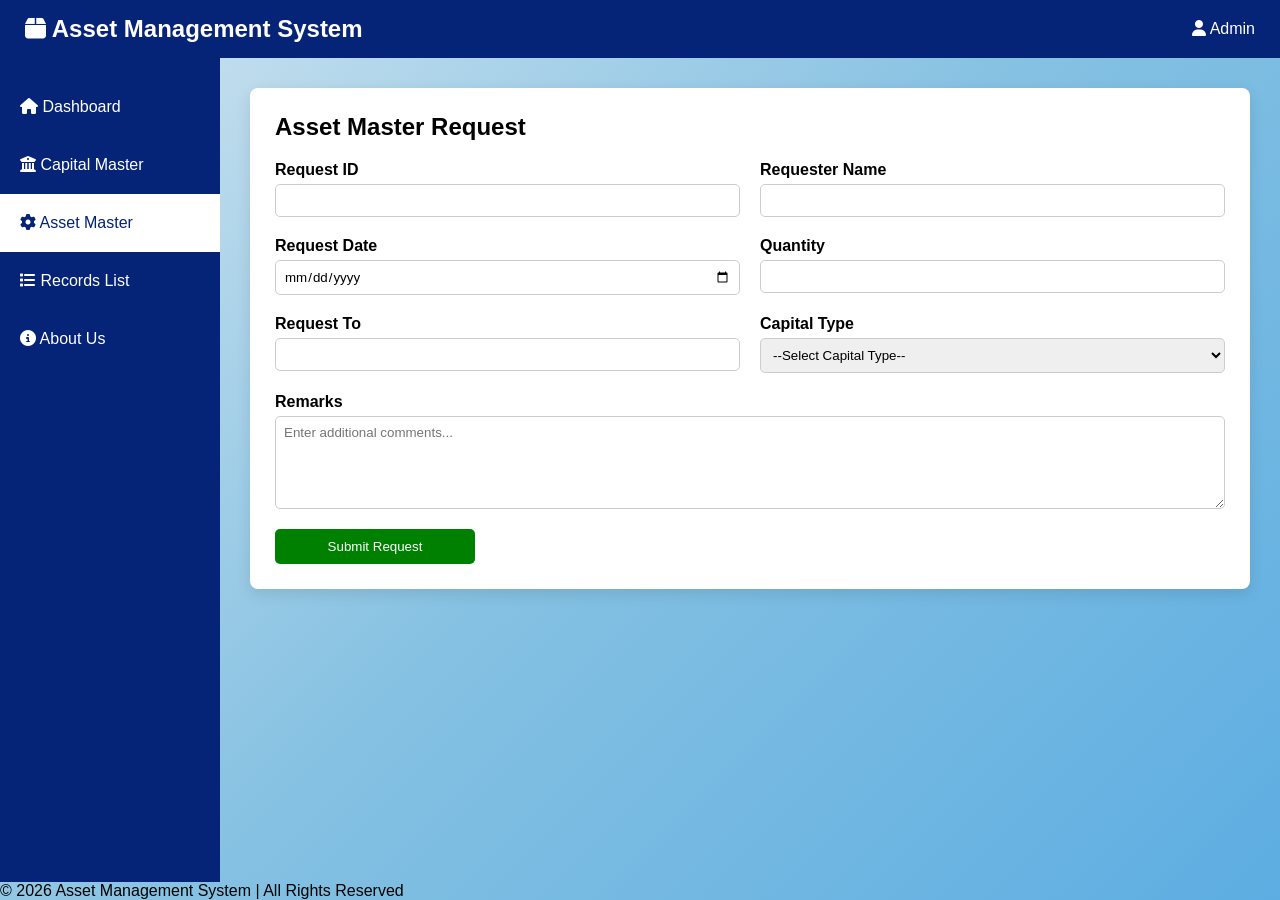
<file: Capital Management/index.html>
<!DOCTYPE html>
<html>
<head>
    <title>Asset Request</title>
    <meta name="viewport" content="width=device-width, initial-scale=1.0">
    <!-- Font Awesome Icons -->
    <link rel="stylesheet" href="https://cdnjs.cloudflare.com/ajax/libs/font-awesome/6.5.0/css/all.min.css">
    <link rel="stylesheet" href="style2.css">
</head>
<body>
<!-- NAVBAR -->
<div class="navbar">
    <h2><i class="fa-solid fa-box"></i> Asset Management System</h2>
    <div><i class="fa-solid fa-user"></i> Admin</div>
</div>
<div class="dashboard">
    <!-- SIDEBAR -->
    <div class="sidebar">
        <ul>
            <li>
                <a href="dashboard.html" class="nav-link">
                    <i class="fa-solid fa-house"></i> Dashboard
                </a>
            </li>
            <li>
                <a href="capitalmaster.html" class="nav-link">
                    <i class="fa-solid fa-building-columns"></i> Capital Master
                </a>
            </li>
            <li class="active">
                <a href="index.html" class="nav-link">
                    <i class="fa-solid fa-gear"></i> Asset Master
                </a>
            </li>
            <li>
                <a href="list.html" class="nav-link">
                    <i class="fa-solid fa-list"></i> Records List
                </a>
            </li>
            <li>
                <a href="aboutus.html" class="nav-link">
                    <i class="fa-solid fa-circle-info"></i> About Us
                </a>
            </li>
        </ul>
    </div>
    <!-- CONTENT -->
    <div class="content">
        <div class="card">
            <h2>Asset Master Request </h2>
            <form id="assetForm">
                <div class="form-grid">
                    <div class="form-group">
                        <label>Request ID</label>
                        <input type="text" required>
                    </div>
                    <div class="form-group">
                        <label>Requester Name</label>
                        <input type="text" required>
                    </div>
                    <div class="form-group">
                        <label>Request Date</label>
                        <input type="date" required>
                    </div>
                    <div class="form-group">
                        <label>Quantity</label>
                        <input type="number" min="1" required>
                    </div>
                    <div class="form-group">
                        <label>Request To</label>
                        <input type="text" required>
                    </div>
                    <div class="form-group">
                        <label>Capital Type</label>
                        <select required>
                            <option value="">--Select Capital Type--</option>
                            <option>Asset</option>
                            <option>Licenses</option>
                            <option>Stationary</option>
                            <option>Tools and Instruments</option>
                            <option>Electrical Equipment</option>
                            <option>Plant and Machinery</option>
                        </select>
                    </div>
                    <div class="form-group full-width">
                        <label>Remarks</label>
                        <textarea rows="5" placeholder="Enter additional comments..."></textarea>
                    </div>
                </div>
                <button type="submit">Submit Request</button>
            </form>
        </div>
    </div>
</div>
<footer>
    © 2026 Asset Management System | All Rights Reserved
</footer>
<script>
document.getElementById("assetForm").addEventListener("submit", function(e){
    e.preventDefault();
    const allInputs = this.querySelectorAll("input, select, textarea");
    const formData = {
        source:        'asset',
        _id:           Date.now().toString(),
        requestId:     allInputs[0].value,
        requesterName: allInputs[1].value,
        requestDate:   allInputs[2].value,
        qty:           allInputs[3].value,
        requestTo:     allInputs[4].value,
        capitalType:   allInputs[5].value,
        remarks:       allInputs[6].value,
        savedOn:       new Date().toLocaleString()
    };
    // Basic validation
    let valid = true;
    this.querySelectorAll("input[required], select[required]").forEach(input => {
        if (!input.value) valid = false;
    });
    if (!valid) { alert('Please fill in all required fields.'); return; }
    let records = JSON.parse(localStorage.getItem('assetRecords') || '[]');
    records.push(formData);
    localStorage.setItem('assetRecords', JSON.stringify(records));
    alert('Asset request saved successfully!');
    this.reset();
});
</script>
</body>
</html>
</file>
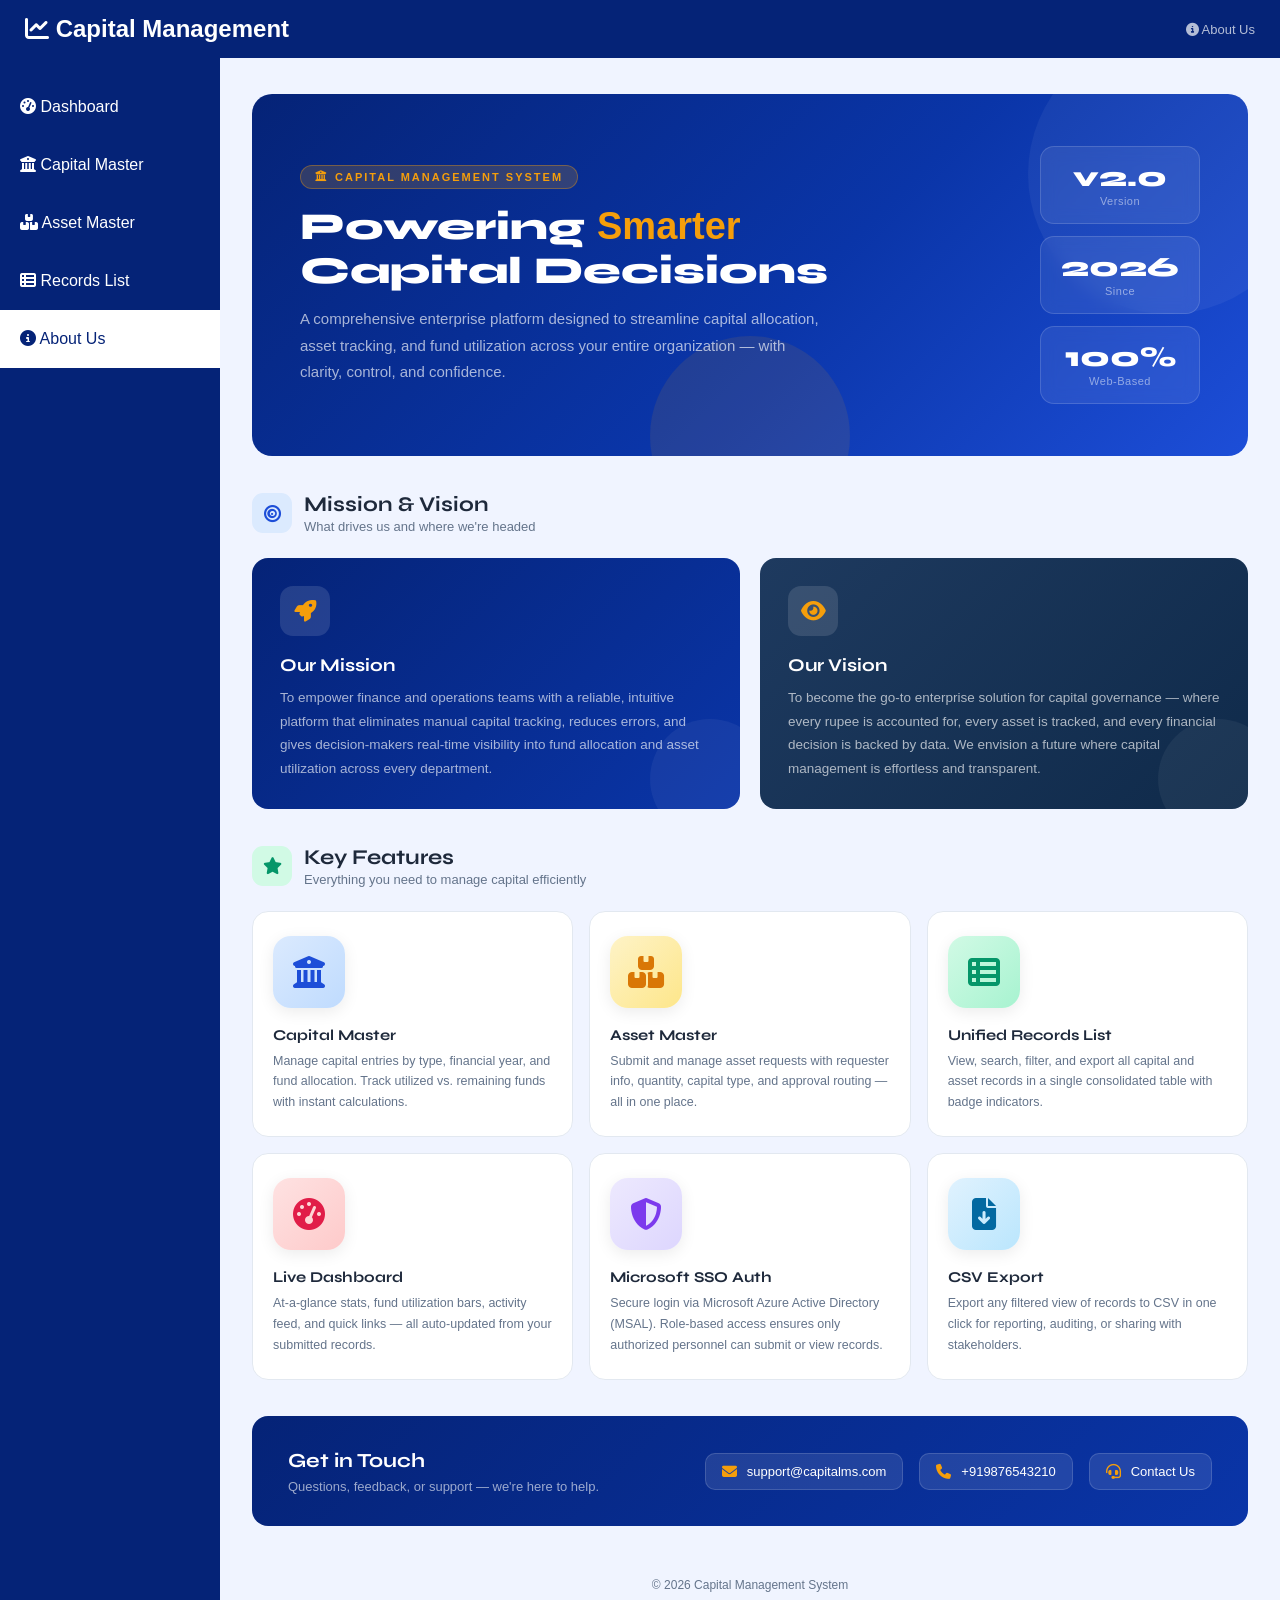
<file: Capital Management/aboutus.html>
<!DOCTYPE html>
<html lang="en">
<head>
    <meta charset="UTF-8">
    <meta name="viewport" content="width=device-width, initial-scale=1.0">
    <title>About Us — Capital Management System</title>
    <link rel="stylesheet" href="https://cdnjs.cloudflare.com/ajax/libs/font-awesome/6.5.0/css/all.min.css">
    <link href="https://fonts.googleapis.com/css2?family=Syne:wght@400;600;700;800&family=DM+Sans:ital,wght@0,300;0,400;0,500;0,600;1,300&display=swap" rel="stylesheet">
    <link rel="stylesheet" href="style2.css">
    <style>
        :root {
            --navy:    #052377;
            --navy2:   #0a35a8;
            --accent:  #3b82f6;
            --gold:    #f59e0b;
            --emerald: #10b981;
            --rose:    #f43f5e;
            --bg:      #f0f4ff;
            --border:  #e2e8f0;
            --text:    #1e293b;
            --muted:   #64748b;
        }
        * { margin: 0; padding: 0; box-sizing: border-box; }
        body {
            font-family: 'DM Sans', sans-serif;
            background: var(--bg);
            color: var(--text);
        }
        /* NAV LINK FIX */
        .sidebar a.nav-link { color: inherit; text-decoration: none; display: block; }
        .sidebar li:hover a, .sidebar .active a { color: #052377; }
        .sidebar li a { color: white; }
        /* PAGE CONTENT */
        .about-content {
            flex: 1;
            padding: 36px 32px;
            overflow-y: auto;
        }
        /* ── HERO SECTION ── */
        .hero {
            background: linear-gradient(135deg, var(--navy) 0%, var(--navy2) 55%, #1d4ed8 100%);
            border-radius: 20px;
            padding: 52px 48px;
            position: relative;
            overflow: hidden;
            margin-bottom: 36px;
            animation: fadeUp 0.5s ease both;
        }
        .hero::before {
            content: '';
            position: absolute;
            top: -60px; right: -60px;
            width: 280px; height: 280px;
            border-radius: 50%;
            background: rgba(255,255,255,0.05);
        }
        .hero::after {
            content: '';
            position: absolute;
            bottom: -80px; left: 40%;
            width: 200px; height: 200px;
            border-radius: 50%;
            background: rgba(245,158,11,0.1);
        }
        .hero-inner {
            display: grid;
            grid-template-columns: 1fr auto;
            align-items: center;
            gap: 40px;
            position: relative;
            z-index: 1;
        }
        .hero-eyebrow {
            display: inline-flex;
            align-items: center;
            gap: 7px;
            background: rgba(245,158,11,0.18);
            border: 1px solid rgba(245,158,11,0.35);
            color: var(--gold);
            font-size: 11px;
            font-weight: 700;
            letter-spacing: 2px;
            text-transform: uppercase;
            padding: 5px 14px;
            border-radius: 999px;
            margin-bottom: 16px;
        }
        .hero h1 {
            font-family: 'Syne', sans-serif;
            font-size: 38px;
            font-weight: 800;
            color: white;
            line-height: 1.15;
            margin-bottom: 14px;
        }
        .hero h1 span {
            color: var(--gold);
        }
        .hero p {
            font-size: 15px;
            color: rgba(255,255,255,0.65);
            line-height: 1.75;
            max-width: 520px;
        }
        .hero-badge-stack {
            display: flex;
            flex-direction: column;
            gap: 12px;
            flex-shrink: 0;
        }
        .hero-badge {
            background: rgba(255,255,255,0.08);
            border: 1px solid rgba(255,255,255,0.15);
            border-radius: 14px;
            padding: 16px 20px;
            text-align: center;
            min-width: 120px;
            backdrop-filter: blur(8px);
        }
        .hero-badge .hb-num {
            font-family: 'Syne', sans-serif;
            font-size: 28px;
            font-weight: 800;
            color: white;
            line-height: 1;
        }
        .hero-badge .hb-label {
            font-size: 11px;
            color: rgba(255,255,255,0.5);
            margin-top: 4px;
            letter-spacing: 0.5px;
        }
        /* ── SECTION TITLES ── */
        .section-head {
            display: flex;
            align-items: center;
            gap: 12px;
            margin-bottom: 24px;
        }
        .section-head .sh-icon {
            width: 40px; height: 40px;
            border-radius: 11px;
            display: flex; align-items: center; justify-content: center;
            font-size: 17px;
            flex-shrink: 0;
        }
        .section-head h2 {
            font-family: 'Syne', sans-serif;
            font-size: 21px;
            font-weight: 700;
            color: var(--text);
        }
        .section-head p {
            font-size: 13px;
            color: var(--muted);
            margin-top: 2px;
        }
        /* ── MISSION / VISION CARDS ── */
        .mv-grid {
            display: grid;
            grid-template-columns: 1fr 1fr;
            gap: 20px;
            margin-bottom: 36px;
        }
        .mv-card {
            border-radius: 16px;
            padding: 28px;
            position: relative;
            overflow: hidden;
            animation: fadeUp 0.5s ease both;
        }
        .mv-card.mission {
            background: linear-gradient(135deg, var(--navy), var(--navy2));
            color: white;
        }
        .mv-card.vision {
            background: linear-gradient(135deg, #1e3a5f, #0f2a4a);
            color: white;
        }
        .mv-card::before {
            content: '';
            position: absolute;
            bottom: -30px; right: -30px;
            width: 120px; height: 120px;
            border-radius: 50%;
            background: rgba(255,255,255,0.05);
        }
        .mv-icon {
            width: 50px; height: 50px;
            border-radius: 13px;
            background: rgba(255,255,255,0.12);
            display: flex; align-items: center; justify-content: center;
            font-size: 22px;
            color: var(--gold);
            margin-bottom: 18px;
        }
        .mv-card h3 {
            font-family: 'Syne', sans-serif;
            font-size: 18px;
            font-weight: 700;
            color: white;
            margin-bottom: 10px;
        }
        .mv-card p {
            font-size: 13.5px;
            color: rgba(255,255,255,0.65);
            line-height: 1.75;
        }
        /* ── FEATURE GRID ── */
        .feature-grid {
            display: grid;
            grid-template-columns: repeat(3, 1fr);
            gap: 16px;
            margin-bottom: 36px;
        }
        .feature-card {
            background: white;
            border: 1px solid var(--border);
            border-radius: 16px;
            padding: 24px 20px;
            transition: transform 0.2s, box-shadow 0.2s;
            animation: fadeUp 0.5s ease both;
            position: relative;
            overflow: hidden;
        }
        .feature-card::after {
            content: '';
            position: absolute;
            bottom: 0; left: 0; right: 0;
            height: 3px;
            opacity: 0;
            transition: opacity 0.2s;
        }
        .feature-card:hover {
            transform: translateY(-4px);
            box-shadow: 0 14px 32px rgba(5,35,119,0.1);
        }
        .feature-card:hover::after { opacity: 1; }
        .feature-card.f1::after { background: linear-gradient(90deg, #3b82f6, #6366f1); }
        .feature-card.f2::after { background: linear-gradient(90deg, #f59e0b, #f97316); }
        .feature-card.f3::after { background: linear-gradient(90deg, #10b981, #06b6d4); }
        .feature-card.f4::after { background: linear-gradient(90deg, #f43f5e, #ec4899); }
        .feature-card.f5::after { background: linear-gradient(90deg, #8b5cf6, #3b82f6); }
        .feature-card.f6::after { background: linear-gradient(90deg, #06b6d4, #10b981); }
        .feature-card:nth-child(1) { animation-delay: 0.05s; }
        .feature-card:nth-child(2) { animation-delay: 0.10s; }
        .feature-card:nth-child(3) { animation-delay: 0.15s; }
        .feature-card:nth-child(4) { animation-delay: 0.20s; }
        .feature-card:nth-child(5) { animation-delay: 0.25s; }
        .feature-card:nth-child(6) { animation-delay: 0.30s; }
        .feat-icon {
            width: 46px; height: 46px;
            border-radius: 12px;
            display: flex; align-items: center; justify-content: center;
            font-size: 20px;
            margin-bottom: 14px;
        }
        .feat-logo-wrap {
            width: 72px; height: 72px;
            border-radius: 18px;
            display: flex; align-items: center; justify-content: center;
            font-size: 32px;
            margin-bottom: 18px;
            box-shadow: 0 4px 16px rgba(0,0,0,0.08);
            transition: transform 0.2s;
        }
        .feature-card:hover .feat-logo-wrap {
            transform: scale(1.08) rotate(-3deg);
        }
        .feature-card h4 {
            font-family: 'Syne', sans-serif;
            font-size: 15px;
            font-weight: 700;
            color: var(--text);
            margin-bottom: 7px;
        }
        .feature-card p {
            font-size: 12.5px;
            color: var(--muted);
            line-height: 1.65;
        }
        /* ── TECH STACK ── */
        .tech-section {
            background: white;
            border: 1px solid var(--border);
            border-radius: 16px;
            padding: 28px;
            margin-bottom: 36px;
            animation: fadeUp 0.5s ease both;
        }
        .tech-grid {
            display: grid;
            grid-template-columns: repeat(4, 1fr);
            gap: 14px;
            margin-top: 6px;
        }
        .tech-item {
            display: flex;
            align-items: center;
            gap: 12px;
            padding: 14px 16px;
            background: var(--bg);
            border-radius: 12px;
            border: 1px solid var(--border);
            transition: 0.2s;
        }
        .tech-item:hover {
            border-color: var(--accent);
            background: #eff6ff;
        }
        .tech-ico {
            width: 36px; height: 36px;
            border-radius: 9px;
            display: flex; align-items: center; justify-content: center;
            font-size: 16px;
            flex-shrink: 0;
        }
        .tech-item .tname { font-size: 13px; font-weight: 600; color: var(--text); }
        .tech-item .tdesc { font-size: 11px; color: var(--muted); margin-top: 1px; }
        /* ── TEAM SECTION ── */
        .team-grid {
            display: grid;
            grid-template-columns: repeat(4, 1fr);
            gap: 16px;
            margin-bottom: 36px;
        }
        .team-card {
            background: white;
            border: 1px solid var(--border);
            border-radius: 16px;
            padding: 24px 16px;
            text-align: center;
            transition: transform 0.2s, box-shadow 0.2s;
            animation: fadeUp 0.5s ease both;
        }
        .team-card:hover {
            transform: translateY(-4px);
            box-shadow: 0 14px 32px rgba(5,35,119,0.1);
        }
        .team-card:nth-child(1) { animation-delay: 0.05s; }
        .team-card:nth-child(2) { animation-delay: 0.12s; }
        .team-card:nth-child(3) { animation-delay: 0.19s; }
        .team-card:nth-child(4) { animation-delay: 0.26s; }
        .team-avatar {
            width: 64px; height: 64px;
            border-radius: 50%;
            margin: 0 auto 14px;
            display: flex; align-items: center; justify-content: center;
            font-family: 'Syne', sans-serif;
            font-weight: 800;
            font-size: 22px;
            color: white;
            box-shadow: 0 6px 16px rgba(0,0,0,0.15);
        }
        .team-card h4 {
            font-family: 'Syne', sans-serif;
            font-size: 14px;
            font-weight: 700;
            color: var(--text);
            margin-bottom: 4px;
        }
        .team-card .role {
            font-size: 11.5px;
            color: var(--muted);
            margin-bottom: 12px;
        }
        .team-tag {
            display: inline-block;
            padding: 3px 10px;
            border-radius: 999px;
            font-size: 10.5px;
            font-weight: 700;
        }
        /* ── TIMELINE ── */
        .timeline-section {
            background: white;
            border: 1px solid var(--border);
            border-radius: 16px;
            padding: 28px;
            margin-bottom: 36px;
            animation: fadeUp 0.5s ease both;
        }
        .timeline {
            position: relative;
            padding-left: 30px;
            margin-top: 6px;
        }
        .timeline::before {
            content: '';
            position: absolute;
            left: 8px; top: 6px; bottom: 6px;
            width: 2px;
            background: linear-gradient(to bottom, var(--navy), var(--accent), var(--emerald));
            border-radius: 2px;
        }
        .tl-item {
            position: relative;
            padding: 0 0 28px 20px;
        }
        .tl-item:last-child { padding-bottom: 0; }
        .tl-dot {
            position: absolute;
            left: -22px; top: 4px;
            width: 14px; height: 14px;
            border-radius: 50%;
            border: 2px solid white;
            box-shadow: 0 0 0 2px var(--navy);
        }
        .tl-year {
            font-size: 11px;
            font-weight: 700;
            letter-spacing: 1.5px;
            text-transform: uppercase;
            color: var(--accent);
            margin-bottom: 5px;
        }
        .tl-item h4 {
            font-family: 'Syne', sans-serif;
            font-size: 14px;
            font-weight: 700;
            color: var(--text);
            margin-bottom: 4px;
        }
        .tl-item p {
            font-size: 12.5px;
            color: var(--muted);
            line-height: 1.6;
        }
        /* ── CONTACT STRIP ── */
        .contact-strip {
            background: linear-gradient(135deg, var(--navy), var(--navy2));
            border-radius: 16px;
            padding: 32px 36px;
            display: flex;
            align-items: center;
            justify-content: space-between;
            gap: 24px;
            flex-wrap: wrap;
            margin-bottom: 36px;
            animation: fadeUp 0.5s ease both;
        }
        .contact-strip h3 {
            font-family: 'Syne', sans-serif;
            font-size: 20px;
            font-weight: 700;
            color: white;
            margin-bottom: 6px;
        }
        .contact-strip p {
            font-size: 13px;
            color: rgba(255,255,255,0.6);
        }
        .contact-items {
            display: flex;
            gap: 16px;
            flex-wrap: wrap;
        }
        .contact-item {
            display: flex;
            align-items: center;
            gap: 10px;
            background: rgba(255,255,255,0.1);
            border: 1px solid rgba(255,255,255,0.15);
            border-radius: 10px;
            padding: 10px 16px;
            text-decoration: none;
            transition: 0.2s;
        }
        .contact-item:hover {
            background: rgba(255,255,255,0.18);
            border-color: rgba(255,255,255,0.3);
        }
        .contact-item i { color: var(--gold); font-size: 15px; }
        .contact-item span { font-size: 13px; color: white; font-weight: 500; }
        /* ── FOOTER ── */
        .about-footer {
            text-align: center;
            padding: 16px 0 4px;
            font-size: 12px;
            color: var(--muted);
        }
        /* ── ANIMATIONS ── */
        @keyframes fadeUp {
            from { opacity: 0; transform: translateY(18px); }
            to   { opacity: 1; transform: translateY(0); }
        }
        /* RESPONSIVE */
        @media (max-width: 1024px) {
            .feature-grid { grid-template-columns: 1fr 1fr; }
            .tech-grid    { grid-template-columns: 1fr 1fr; }
            .team-grid    { grid-template-columns: 1fr 1fr; }
        }
        @media (max-width: 768px) {
            .dashboard { flex-direction: column; }
            .sidebar   { width: 100%; }
            .about-content { padding: 20px 16px; }
            .hero-inner { grid-template-columns: 1fr; }
            .hero-badge-stack { flex-direction: row; justify-content: flex-start; }
            .mv-grid    { grid-template-columns: 1fr; }
            .feature-grid { grid-template-columns: 1fr; }
            .tech-grid  { grid-template-columns: 1fr 1fr; }
            .team-grid  { grid-template-columns: 1fr 1fr; }
            .hero { padding: 32px 24px; }
            .hero h1 { font-size: 26px; }
            .contact-strip { flex-direction: column; align-items: flex-start; }
        }
    </style>
</head>
<body>
<!-- NAVBAR -->
<div class="navbar">
    <h2><i class="fa-solid fa-chart-line"></i> Capital Management</h2>
    <div style="font-size:13px;color:rgba(255,255,255,0.7);"><i class="fa-solid fa-circle-info"></i> About Us</div>
</div>
<div class="dashboard">
    <!-- SIDEBAR -->
    <div class="sidebar">
        <ul>
            <li>
                <a href="dashboard.html" class="nav-link">
                    <i class="fa-solid fa-gauge-high"></i> Dashboard
                </a>
            </li>
            <li>
                <a href="capitalmaster.html" class="nav-link">
                    <i class="fa-solid fa-building-columns"></i> Capital Master
                </a>
            </li>
            <li>
                <a href="index.html" class="nav-link">
                    <i class="fa-solid fa-boxes-stacked"></i> Asset Master
                </a>
            </li>
            <li>
                <a href="list.html" class="nav-link">
                    <i class="fa-solid fa-table-list"></i> Records List
                </a>
            </li>
            <li class="active">
                <a href="aboutus.html" class="nav-link">
                    <i class="fa-solid fa-circle-info"></i> About Us
                </a>
            </li>
        </ul>
    </div>
    <!-- MAIN CONTENT -->
    <div class="about-content">
        <!-- HERO -->
        <div class="hero">
            <div class="hero-inner">
                <div>
                    <div class="hero-eyebrow">
                        <i class="fa-solid fa-building-columns"></i> Capital Management System
                    </div>
                    <h1>Powering <span>Smarter</span><br>Capital Decisions</h1>
                    <p>A comprehensive enterprise platform designed to streamline capital allocation, asset tracking, and fund utilization across your entire organization — with clarity, control, and confidence.</p>
                </div>
                <div class="hero-badge-stack">
                    <div class="hero-badge">
                        <div class="hb-num">v2.0</div>
                        <div class="hb-label">Version</div>
                    </div>
                    <div class="hero-badge">
                        <div class="hb-num">2026</div>
                        <div class="hb-label">Since</div>
                    </div>
                    <div class="hero-badge">
                        <div class="hb-num">100%</div>
                        <div class="hb-label">Web-Based</div>
                    </div>
                </div>
            </div>
        </div>
        <!-- MISSION & VISION -->
        <div class="section-head">
            <div class="sh-icon" style="background:#dbeafe;color:#1d4ed8;">
                <i class="fa-solid fa-bullseye"></i>
            </div>
            <div>
                <h2>Mission & Vision</h2>
                <p>What drives us and where we're headed</p>
            </div>
        </div>
        <div class="mv-grid">
            <div class="mv-card mission">
                <div class="mv-icon"><i class="fa-solid fa-rocket"></i></div>
                <h3>Our Mission</h3>
                <p>To empower finance and operations teams with a reliable, intuitive platform that eliminates manual capital tracking, reduces errors, and gives decision-makers real-time visibility into fund allocation and asset utilization across every department.</p>
            </div>
            <div class="mv-card vision">
                <div class="mv-icon"><i class="fa-solid fa-eye"></i></div>
                <h3>Our Vision</h3>
                <p>To become the go-to enterprise solution for capital governance — where every rupee is accounted for, every asset is tracked, and every financial decision is backed by data. We envision a future where capital management is effortless and transparent.</p>
            </div>
        </div>
        <!-- FEATURES -->
        <div class="section-head">
            <div class="sh-icon" style="background:#d1fae5;color:#059669;">
                <i class="fa-solid fa-star"></i>
            </div>
            <div>
                <h2>Key Features</h2>
                <p>Everything you need to manage capital efficiently</p>
            </div>
        </div>
        <div class="feature-grid">
            <div class="feature-card f1">
                <div class="feat-logo-wrap" style="background:linear-gradient(135deg,#dbeafe,#bfdbfe);">
                    <i class="fa-solid fa-building-columns" style="color:#1d4ed8;"></i>
                </div>
                <h4>Capital Master</h4>
                <p>Manage capital entries by type, financial year, and fund allocation. Track utilized vs. remaining funds with instant calculations.</p>
            </div>
            <div class="feature-card f2">
                <div class="feat-logo-wrap" style="background:linear-gradient(135deg,#fef3c7,#fde68a);">
                    <i class="fa-solid fa-boxes-stacked" style="color:#d97706;"></i>
                </div>
                <h4>Asset Master</h4>
                <p>Submit and manage asset requests with requester info, quantity, capital type, and approval routing — all in one place.</p>
            </div>
            <div class="feature-card f3">
                <div class="feat-logo-wrap" style="background:linear-gradient(135deg,#d1fae5,#a7f3d0);">
                    <i class="fa-solid fa-table-list" style="color:#059669;"></i>
                </div>
                <h4>Unified Records List</h4>
                <p>View, search, filter, and export all capital and asset records in a single consolidated table with badge indicators.</p>
            </div>
            <div class="feature-card f4">
                <div class="feat-logo-wrap" style="background:linear-gradient(135deg,#fee2e2,#fecaca);">
                    <i class="fa-solid fa-gauge-high" style="color:#e11d48;"></i>
                </div>
                <h4>Live Dashboard</h4>
                <p>At-a-glance stats, fund utilization bars, activity feed, and quick links — all auto-updated from your submitted records.</p>
            </div>
            <div class="feature-card f5">
                <div class="feat-logo-wrap" style="background:linear-gradient(135deg,#ede9fe,#ddd6fe);">
                    <i class="fa-solid fa-shield-halved" style="color:#7c3aed;"></i>
                </div>
                <h4>Microsoft SSO Auth</h4>
                <p>Secure login via Microsoft Azure Active Directory (MSAL). Role-based access ensures only authorized personnel can submit or view records.</p>
            </div>
            <div class="feature-card f6">
                <div class="feat-logo-wrap" style="background:linear-gradient(135deg,#e0f2fe,#bae6fd);">
                    <i class="fa-solid fa-file-arrow-down" style="color:#0369a1;"></i>
                </div>
                <h4>CSV Export</h4>
                <p>Export any filtered view of records to CSV in one click for reporting, auditing, or sharing with stakeholders.</p>
            </div>
        </div>
        <!-- CONTACT STRIP -->
        <div class="contact-strip">
            <div>
                <h3>Get in Touch</h3>
                <p>Questions, feedback, or support — we're here to help.</p>
            </div>
            <div class="contact-items">
                <a class="contact-item">
                    <i class="fa-solid fa-envelope"></i>
                    <span><span class="__cf_email__" data-cfemail="c7b4b2b7b7a8b5b387a4a6b7aeb3a6abaab4e9a4a8aa">support@capitalms.com</span></span>
                </a>
                <a class="contact-item">
                    <i class="fa-solid fa-phone"></i>
                    <span>+919876543210</span>
                </a>
                <a class="contact-item" href="#">
                    <i class="fa-solid fa-headset"></i>
                    <span>Contact Us</span>
                </a>
            </div>
        </div>
        <!-- FOOTER -->
        <div class="about-footer">
            &#169; 2026 Capital Management System
</file>
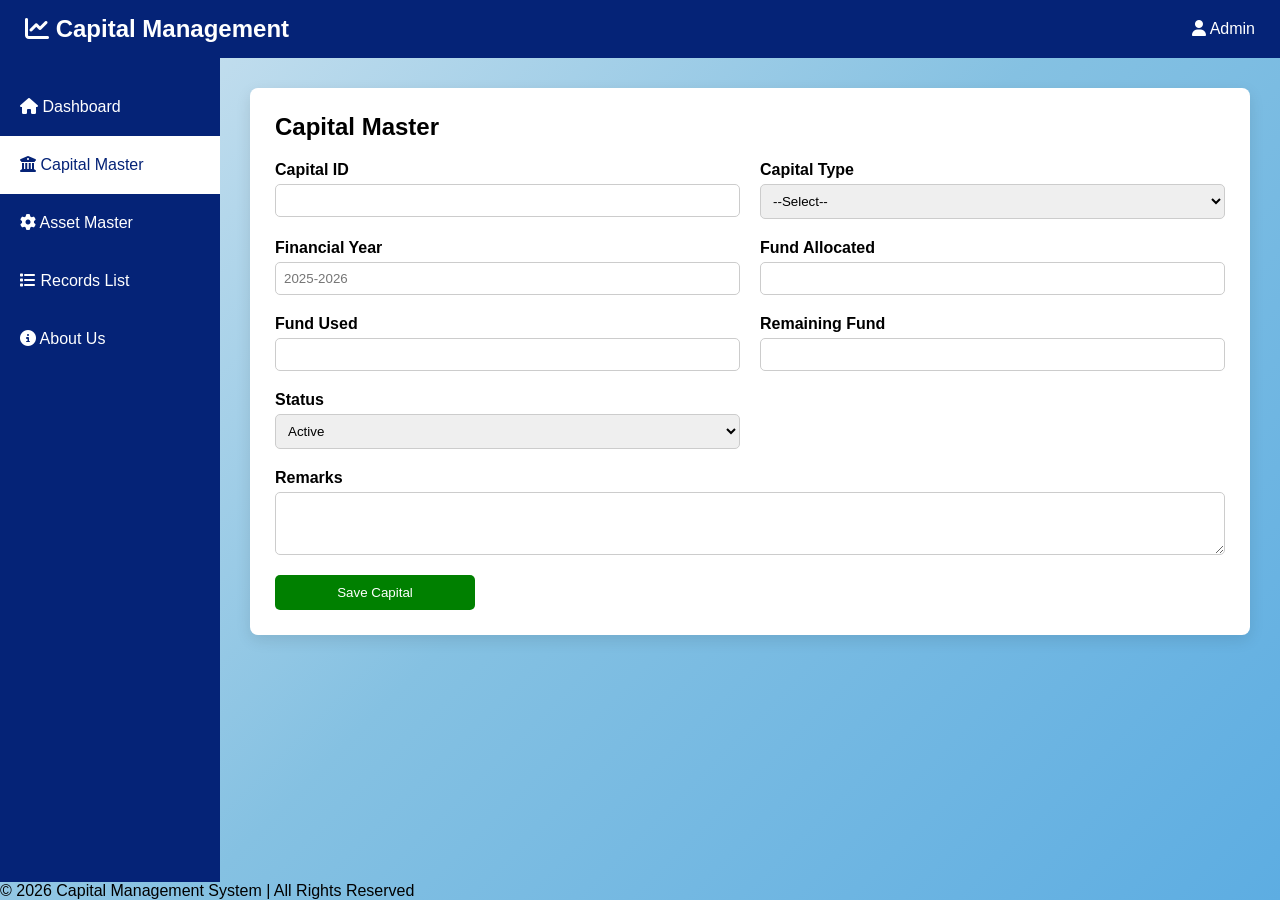
<file: Capital Management/capitalmaster.html>
<!DOCTYPE html>
<html>
<head>
    <title>Capital Master Dashboard</title>
    <meta name="viewport" content="width=device-width, initial-scale=1.0">
    <!-- Font Awesome Icons -->
    <link rel="stylesheet" href="https://cdnjs.cloudflare.com/ajax/libs/font-awesome/6.5.0/css/all.min.css">
    <link rel="stylesheet" href="style2.css">
</head>
<body>
<!-- NAVBAR -->
<div class="navbar">
    <h2><i class="fa-solid fa-chart-line"></i> Capital Management</h2>
    <div><i class="fa-solid fa-user"></i> Admin</div>
</div>
<div class="dashboard">
    <!-- SIDEBAR -->
    <div class="sidebar">
        <ul>
            <li>
                <a href="dashboard.html" class="nav-link">
                    <i class="fa-solid fa-house"></i> Dashboard
                </a>
            </li>
            <li class="active">
                <a href="capitalmaster.html" class="nav-link">
                    <i class="fa-solid fa-building-columns"></i> Capital Master
                </a>
            </li>
            <li>
                <a href="index.html" class="nav-link">
                    <i class="fa-solid fa-gear"></i> Asset Master
                </a>
            </li>
            <li>
                <a href="list.html" class="nav-link">
                    <i class="fa-solid fa-list"></i> Records List
                </a>
            </li>
            <li>
                <a href="aboutus.html" class="nav-link">
                    <i class="fa-solid fa-circle-info"></i> About Us
                </a>
            </li>
        </ul>
    </div>
    <!-- MAIN CONTENT -->
    <div class="content">
        <div class="card">
            <h2>Capital Master</h2>
            <form id="capitalForm">
                <div class="form-grid">
                    <div class="form-group">
                        <label>Capital ID</label>
                        <input type="text" required>
                        <small class="error">Required field</small>
                    </div>
                    <div class="form-group">
                        <label>Capital Type</label>
                        <select required>
                            <option value="">--Select--</option>
                            <option>Asset</option>
                            <option>Licenses</option>
                            <option>Stationary</option>
                            <option>Tools & Instruments</option>
                            <option>Electrical Equipment</option>
                            <option>Plant & Machinery</option>
                        </select>
                        <small class="error">Required field</small>
                    </div>
                    <div class="form-group">
                        <label>Financial Year</label>
                        <input type="text" placeholder="2025-2026" required>
                        <small class="error">Required field</small>
                    </div>
                    <div class="form-group">
                        <label>Fund Allocated</label>
                        <input type="number" id="allocated" oninput="calculateRemaining()" required>
                        <small class="error">Required field</small>
                    </div>
                    <div class="form-group">
                        <label>Fund Used</label>
                        <input type="number" id="used" oninput="calculateRemaining()" required>
                        <small class="error">Required field</small>
                    </div>
                    <div class="form-group">
                        <label>Remaining Fund</label>
                        <input type="number" id="remaining" readonly>
                    </div>
                    <div class="form-group">
                        <label>Status</label>
                        <select>
                            <option>Active</option>
                            <option>Inactive</option>
                        </select>
                    </div>
                    <div class="form-group full-width">
                        <label>Remarks</label>
                        <textarea rows="3"></textarea>
                    </div>
                </div>
                <button type="submit">Save Capital</button>
            </form>
        </div>
    </div>
</div>
<footer>
    © 2026 Capital Management System | All Rights Reserved
</footer>
<script>
function calculateRemaining() {
    let allocated = parseFloat(document.getElementById("allocated").value) || 0;
    let used = parseFloat(document.getElementById("used").value) || 0;
    document.getElementById("remaining").value = allocated - used;
}
document.getElementById("capitalForm").addEventListener("submit", function(e){
    e.preventDefault();
    let inputs = this.querySelectorAll("input[required], select[required]");
    let valid = true;
    inputs.forEach(input => {
        if(!input.value){
            input.nextElementSibling.style.display = "block";
            valid = false;
        } else {
            input.nextElementSibling.style.display = "none";
        }
    });
    if(!valid) return;
    // Collect form values
    const allInputs = this.querySelectorAll("input, select, textarea");
    const formData = {
        source:        'capital',
        _id:           Date.now().toString(),
        capitalId:     allInputs[0].value,
        capitalType:   allInputs[1].value,
        financialYear: allInputs[2].value,
        allocated:     allInputs[3].value,
        used:          allInputs[4].value,
        remaining:     document.getElementById("remaining").value,
        status:        allInputs[6].value,
        remarks:       allInputs[7].value,
        savedOn:       new Date().toLocaleString()
    };
    // Save to localStorage
    let records = JSON.parse(localStorage.getItem('capitalRecords') || '[]');
    records.push(formData);
    localStorage.setItem('capitalRecords', JSON.stringify(records));
    alert('Capital record saved successfully!');
    this.reset();
    document.getElementById("remaining").value = '';
});
</script>
</body>
</html>
</file>
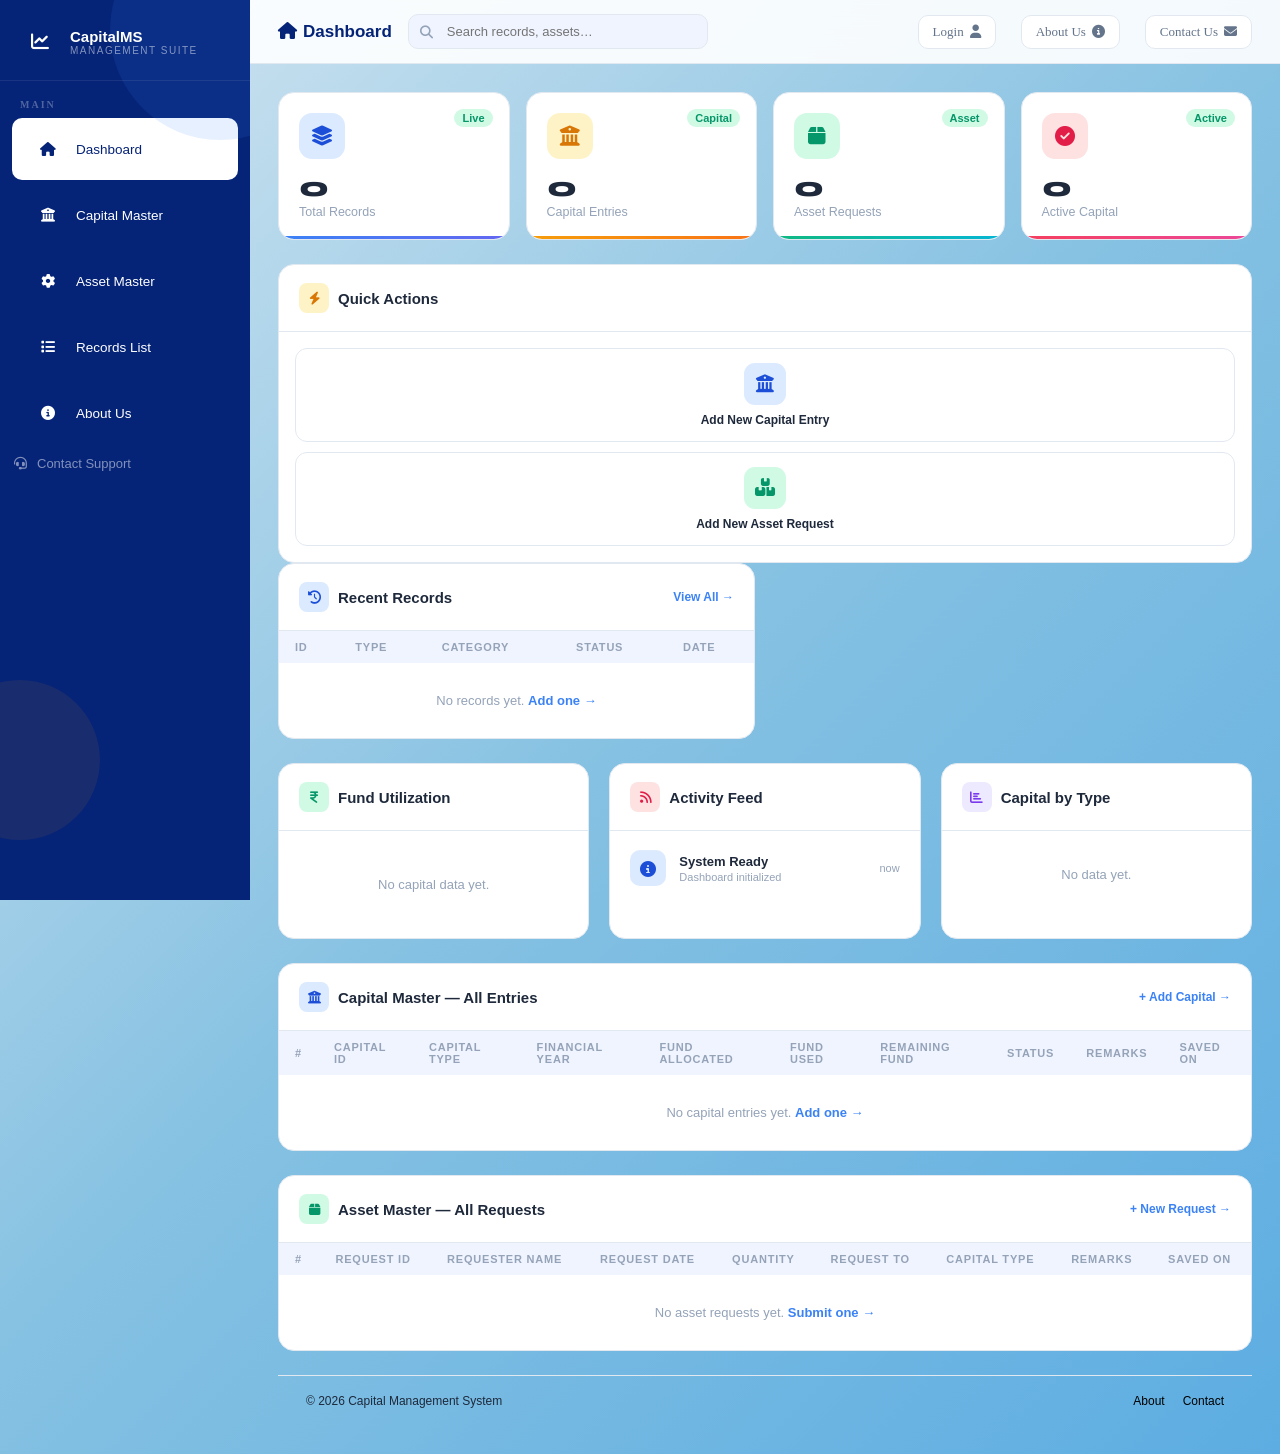
<file: Capital Management/dashboard.html>
<!DOCTYPE html>
<html lang="en">
<head>
    <meta charset="UTF-8">
    <meta name="viewport" content="width=device-width, initial-scale=1.0">
    <title>Capital Management — Dashboard</title>
    <link rel="stylesheet" href="https://cdnjs.cloudflare.com/ajax/libs/font-awesome/6.5.0/css/all.min.css">
    <link href="https://fonts.googleapis.com/css2?family=Syne:wght@400;600;700;800&family=DM+Sans:wght@300;400;500;600&display=swap" rel="stylesheet">
    <link rel="stylesheet" href="style.css">
  <style>
        /* ── EXTRA STYLES FOR THE TWO NEW FULL-WIDTH TABLE SECTIONS ── */
        .full-section {
            background: white;
            border-radius: 16px;
            border: 1px solid var(--border);
            overflow: hidden;
            margin-bottom: 24px;
            animation: fadeUp .5s ease both;
        }
        .full-section .sc-header {
            display: flex;
            justify-content: space-between;
            align-items: center;
            padding: 18px 20px;
            border-bottom: 1px solid var(--border);
        }
        .full-section .sc-title {
            font-weight: 700;
            font-size: 15px;
            color: var(--text);
            display: flex;
            align-items: center;
            gap: 9px;
        }
        .sc-icon {
            width: 30px; height: 30px;
            border-radius: 8px;
            display: flex; align-items: center; justify-content: center;
            font-size: 13px;
        }
        .empty-row td {
            text-align: center;
            color: var(--muted);
            padding: 30px !important;
            font-size: 13px;
        }
        .empty-row a { color: var(--accent); text-decoration: none; font-weight: 600; }
        .badge-inactive { background: #fee2e2; color: #991b1b; }
        .amt-green { color: #059669; font-weight: 600; }
        .amt-red   { color: #e11d48; font-weight: 600; }
        .amt-blue  { color: #0369a1; font-weight: 600; }
    </style>
</head>
<body>

<!-- SIDEBAR -->
<aside class="sidebar" id="sidebar">
    <div class="sidebar-logo">
        <div class="logo-mark">
            <div class="logo-icon"><i class="fa-solid fa-chart-line"></i></div>
            <div class="logo-text">CapitalMS<span>Management Suite</span></div>
        </div>
    </div>
    <div class="nav-section-label">Main</div>
    <div class="nav-item active">
        <a href="dashboard.html"><div class="nav-icon"><i class="fa-solid fa-house"></i></div>Dashboard</a>
    </div>
    <div class="nav-item">
        <a href="capitalmaster.html"><div class="nav-icon"><i class="fa-solid fa-building-columns"></i></div>Capital Master<span class="nav-badge" id="capCount"></span></a>
    </div>
    <div class="nav-item">
        <a href="index.html"><div class="nav-icon"><i class="fa-solid fa-gear"></i></div>Asset Master<span class="nav-badge" id="assetCount"></span></a>
    </div>
    <div class="nav-item">
        <a href="list.html"><div class="nav-icon"><i class="fa-solid fa-list"></i></div>Records List</a>
    </div>
    <div class="nav-item">
        <a href="aboutus.html"><div class="nav-icon"><i class="fa-solid fa-circle-info"></i></div>About Us</a>
    </div>
    <div class="sidebar-bottom">
        <a href="#" onclick="openModal('contactModal')"><i class="fa-solid fa-headset"></i> Contact Support</a>
    </div>
</aside>

<!-- TOPBAR -->
<header class="topbar">
    <button class="hamburger" onclick="document.getElementById('sidebar').classList.toggle('open')"><i class="fa-solid fa-bars"></i></button>
    <div class="topbar-title"><i class="fa-solid fa-house" style="color:var(--navy);margin-right:6px;"></i>Dashboard</div>
    <div class="search-wrap">
        <i class="fa-solid fa-magnifying-glass search-icon"></i>
        <input type="text" placeholder="Search records, assets…" id="globalSearch" oninput="handleSearch(this.value)">
    </div>
    <div class="topbar-actions">
        <div class="icon-btn" title="Login" onclick="window.location.href='loginpage.html'">Login <i class="fa-solid fa-user"></i></div>
        <div class="icon-btn" title="About" onclick="window.location.href='aboutus.html'">About Us <i class="fa-solid fa-circle-info"></i></div>
        <div class="icon-btn" title="Contact Us" onclick="openModal('contactModal')">Contact Us <i class="fa-solid fa-envelope"></i></div>
    </div>
</header>

<!-- MAIN -->
<main class="main">
<div class="page">

    <!-- STAT CARDS -->
    <div class="stats-grid">
        <div class="stat-card blue">
            <div class="stat-change up">Live</div>
            <div class="stat-icon ic-blue"><i class="fa-solid fa-layer-group"></i></div>
            <div class="stat-num" id="statTotal">0</div>
            <div class="stat-label">Total Records</div>
        </div>
        <div class="stat-card gold">
            <div class="stat-change up">Capital</div>
            <div class="stat-icon ic-gold"><i class="fa-solid fa-building-columns"></i></div>
            <div class="stat-num" id="statCapital">0</div>
            <div class="stat-label">Capital Entries</div>
        </div>
        <div class="stat-card green">
            <div class="stat-change up">Asset</div>
            <div class="stat-icon ic-green"><i class="fa-solid fa-box"></i></div>
            <div class="stat-num" id="statAsset">0</div>
            <div class="stat-label">Asset Requests</div>
        </div>
        <div class="stat-card rose">
            <div class="stat-change up">Active</div>
            <div class="stat-icon ic-rose"><i class="fa-solid fa-circle-check"></i></div>
            <div class="stat-num" id="statActive">0</div>
            <div class="stat-label">Active Capital</div>
        </div>
    </div>

    <!-- RECENT RECORDS + QUICK ACTIONS -->
    <div class="section-card">
        <div class="sc-header">
            <div class="sc-title">
                <i class="fa-solid fa-bolt" style="background:#fef3c7;color:#d97706;width:30px;height:30px;border-radius:8px;display:flex;align-items:center;justify-content:center;font-size:13px;"></i>
                Quick Actions
            </div>
        </div>
        <div class="quick-links">
            <a href="capitalmaster.html" class="quick-link-card"><div class="ql-icon" style="background:#dbeafe;color:#1d4ed8;"><i class="fa-solid fa-building-columns"></i></div><div class="ql-label">Add New Capital Entry</div></a>
            <a href="index.html" class="quick-link-card"><div class="ql-icon" style="background:#d1fae5;color:#059669;"><i class="fa-solid fa-boxes-stacked"></i></div><div class="ql-label">Add New Asset Request</div></a>
           <!---- <a href="list.html" class="quick-link-card"><div class="ql-icon" style="background:#fef3c7;color:#d97706;"><i class="fa-solid fa-table-list"></i></div><div class="ql-label">Records List</div></a>
            <a href="reports.html" class="quick-link-card"><div class="ql-icon" style="background:#fce7f3;color:#be185d;"><i class="fa-solid fa-chart-pie"></i></div><div class="ql-label">Reports</div></a>
            <a href="#" onclick="openModal('contactModal')" class="quick-link-card"><div class="ql-icon" style="background:#ede9fe;color:#7c3aed;"><i class="fa-solid fa-headset"></i></div><div class="ql-label">Contact Us</div></a>
            <a href="aboutus.html" class="quick-link-card"><div class="ql-icon" style="background:#e0f2fe;color:#0369a1;"><i class="fa-solid fa-circle-info"></i></div><div class="ql-label">About System</div></a>-->
        </div>
    </div>
    <div class="grid-2">
        <div class="section-card">
            <div class="sc-header">
                <div class="sc-title">
                    <i class="fa-solid fa-clock-rotate-left" style="background:#dbeafe;color:#1d4ed8;width:30px;height:30px;border-radius:8px;display:flex;align-items:center;justify-content:center;font-size:13px;"></i>
                    Recent Records
                </div>
                <a href="list.html" class="sc-link">View All →</a>
            </div>
            <div style="overflow-x:auto;">
                <table class="mini-table">
                    <thead>
                        <tr><th>ID</th><th>Type</th><th>Category</th><th>Status</th><th>Date</th></tr>
                    </thead>
                    <tbody id="recentTableBody">
                        <tr class="empty-row"><td colspan="5">No records yet. <a href="capitalmaster.html">Add one →</a></td></tr>
                    </tbody>
                </table>
            </div>
        </div>
        
    </div>

    <!-- FUND UTILIZATION + ACTIVITY + TYPE BREAKDOWN -->
    <div class="grid-3">
        <div class="section-card">
            <div class="sc-header">
                <div class="sc-title"><i class="fa-solid fa-indian-rupee-sign" style="background:#d1fae5;color:#059669;width:30px;height:30px;border-radius:8px;display:flex;align-items:center;justify-content:center;font-size:13px;"></i>Fund Utilization</div>
            </div>
            <div class="fund-bars" id="fundBars"><div style="text-align:center;color:var(--muted);padding:30px;font-size:13px;">No capital data yet.</div></div>
        </div>
        <div class="section-card">
            <div class="sc-header">
                <div class="sc-title"><i class="fa-solid fa-rss" style="background:#fee2e2;color:#e11d48;width:30px;height:30px;border-radius:8px;display:flex;align-items:center;justify-content:center;font-size:13px;"></i>Activity Feed</div>
            </div>
            <div class="activity-list" id="activityFeed">
                <div class="activity-item">
                    <div class="act-dot" style="background:#dbeafe;color:#1d4ed8;"><i class="fa-solid fa-circle-info"></i></div>
                    <div class="act-info"><div class="act-title">System Ready</div><div class="act-sub">Dashboard initialized</div></div>
                    <div class="act-time">now</div>
                </div>
            </div>
        </div>
        <div class="section-card">
            <div class="sc-header">
                <div class="sc-title"><i class="fa-solid fa-chart-bar" style="background:#ede9fe;color:#7c3aed;width:30px;height:30px;border-radius:8px;display:flex;align-items:center;justify-content:center;font-size:13px;"></i>Capital by Type</div>
            </div>
            <div style="padding:16px;" id="typeBreakdown"><div style="text-align:center;color:var(--muted);font-size:13px;padding:20px;">No data yet.</div></div>
        </div>
    </div>

    <!-- ✅ CAPITAL MASTER — ALL ENTRIES -->
    <div class="full-section">
        <div class="sc-header">
            <div class="sc-title">
                <span class="sc-icon" style="background:#dbeafe;color:#1d4ed8;"><i class="fa-solid fa-building-columns"></i></span>
                Capital Master — All Entries
            </div>
            <a href="capitalmaster.html" class="sc-link">+ Add Capital →</a>
        </div>
        <div style="overflow-x:auto;">
            <table class="mini-table">
                <thead>
                    <tr>
                        <th>#</th>
                        <th>Capital ID</th>
                        <th>Capital Type</th>
                        <th>Financial Year</th>
                        <th>Fund Allocated</th>
                        <th>Fund Used</th>
                        <th>Remaining Fund</th>
                        <th>Status</th>
                        <th>Remarks</th>
                        <th>Saved On</th>
                    </tr>
                </thead>
                <tbody id="capitalTableBody">
                    <tr class="empty-row"><td colspan="10">No capital entries yet. <a href="capitalmaster.html">Add one →</a></td></tr>
                </tbody>
            </table>
        </div>
    </div>

    <!-- ✅ ASSET MASTER — ALL REQUESTS -->
    <div class="full-section">
        <div class="sc-header">
            <div class="sc-title">
                <span class="sc-icon" style="background:#d1fae5;color:#059669;"><i class="fa-solid fa-box"></i></span>
                Asset Master — All Requests
            </div>
            <a href="index.html" class="sc-link">+ New Request →</a>
        </div>
        <div style="overflow-x:auto;">
            <table class="mini-table">
                <thead>
                    <tr>
                        <th>#</th>
                        <th>Request ID</th>
                        <th>Requester Name</th>
                        <th>Request Date</th>
                        <th>Quantity</th>
                        <th>Request To</th>
                        <th>Capital Type</th>
                        <th>Remarks</th>
                        <th>Saved On</th>
                    </tr>
                </thead>
                <tbody id="assetTableBody">
                    <tr class="empty-row"><td colspan="9">No asset requests yet. <a href="index.html">Submit one →</a></td></tr>
                </tbody>
            </table>
        </div>
    </div>

    <!-- FOOTER -->
    <div class="dash-footer">
        <span>&#169; 2026 Capital Management System</span>
        <div class="footer-links">
            <a href="aboutus.html">About</a>
            <a href="#" onclick="openModal('contactModal')">Contact</a>
        </div>
    </div>

</div>
</main>

<!-- PROFILE MODAL -->
<div class="modal-overlay" id="profileModal">
    <div class="modal-box">
        <div class="modal-head"><div class="modal-head-icon"><i class="fa-solid fa-user"></i></div><div><h3>User Profile</h3><p>Your account information</p></div></div>
        <div class="modal-body">
            <div style="text-align:center;margin-bottom:18px;">
                <div style="width:70px;height:70px;background:linear-gradient(135deg,#f59e0b,#fbbf24);border-radius:50%;margin:0 auto 10px;display:flex;align-items:center;justify-content:center;font-family:'Syne',sans-serif;font-weight:800;font-size:26px;color:white;box-shadow:0 6px 16px rgba(245,158,11,.35);">AR</div>
                <div style="font-family:'Syne',sans-serif;font-weight:700;font-size:16px;">Aryan Rao</div>
                <div style="font-size:12px;color:var(--muted);">Administrator</div>
            </div>
            <div class="modal-info-row"><div class="modal-info-label"><i class="fa-solid fa-envelope" style="color:var(--accent);margin-right:6px;"></i>Email</div><div class="modal-info-val">aryan@company.com</div></div>
            <div class="modal-info-row"><div class="modal-info-label"><i class="fa-solid fa-shield-halved" style="color:var(--emerald);margin-right:6px;"></i>Role</div><div class="modal-info-val">System Administrator</div></div>
            <div class="modal-info-row"><div class="modal-info-label"><i class="fa-solid fa-calendar" style="color:var(--gold);margin-right:6px;"></i>Joined</div><div class="modal-info-val">January 2025</div></div>
            <div class="modal-info-row"><div class="modal-info-label"><i class="fa-solid fa-building" style="color:var(--navy);margin-right:6px;"></i>Department</div><div class="modal-info-val">Finance & Operations</div></div>
        </div>
        <div class="modal-foot"><button class="btn-cancel" onclick="closeModal('profileModal')">Close</button><button class="btn-primary">Edit Profile</button></div>
    </div>
</div>

<!-- CONTACT MODAL -->
<div class="modal-overlay" id="contactModal">
    <div class="modal-box">
        <div class="modal-head"><div class="modal-head-icon"><i class="fa-solid fa-headset"></i></div><div><h3>Contact Support</h3><p>We'll get back to you shortly</p></div></div>
        <div class="modal-body">
            <div class="modal-field"><label>Your Name</label><input type="text" required></div>
            <div class="modal-field"><label>Email</label><input type="email" required></div>
            <div class="modal-field"><label>Message</label><textarea rows="4" placeholder="Describe your issue or question…"></textarea></div>
            <div style="display:flex;gap:16px;margin-top:10px;font-size:12.5px;color:var(--muted);">
                <div><i class="fa-solid fa-phone" style="color:var(--navy);margin-right:5px;"></i>+91 98765 43210</div>
                <div><i class="fa-solid fa-envelope" style="color:var(--navy);margin-right:5px;"></i>support@capitalms.com</div>
            </div>
        </div>
        <div class="modal-foot"><button class="btn-cancel" onclick="closeModal('contactModal')">Cancel</button><button class="btn-primary" onclick="alert('Message sent! We will get back to you.');closeModal('contactModal')"><i class="fa-solid fa-paper-plane"></i> Send Message</button></div>
    </div>
</div>

<!-- LOGIN MODAL -->
<div class="modal-overlay" id="loginModal">
    <div class="modal-box">
        <div class="modal-head"><div class="modal-head-icon"><i class="fa-solid fa-right-to-bracket"></i></div><div><h3>Login Options</h3><p>Session & authentication settings</p></div></div>
        <div class="modal-body">
            <div class="modal-info-row"><div class="modal-info-label"><i class="fa-solid fa-user" style="color:var(--accent);margin-right:6px;"></i>Logged in as</div><div class="modal-info-val">Aryan Rao</div></div>
            <div class="modal-info-row"><div class="modal-info-label"><i class="fa-solid fa-clock" style="color:var(--gold);margin-right:6px;"></i>Session</div><div class="modal-info-val" id="sessionTime">Active</div></div>
            <div class="modal-info-row"><div class="modal-info-label"><i class="fa-brands fa-microsoft" style="color:#0078d4;margin-right:6px;"></i>Auth Method</div><div class="modal-info-val">Microsoft SSO</div></div>
            <div style="margin-top:16px;display:flex;flex-direction:column;gap:10px;">
                <a href="loginpage.html" class="btn-primary" style="text-align:center;text-decoration:none;border-radius:9px;display:block;padding:9px;"><i class="fa-solid fa-right-from-bracket"></i> Logout</a>
                <button class="btn-cancel" onclick="closeModal('loginModal')">Stay Logged In</button>
            </div>
        </div>
        <div class="modal-foot" style="display:none;"></div>
    </div>
</div>

<script>
/* ─────────────── GET DATA ─────────────── */
function getRecords() {
    var c = JSON.parse(localStorage.getItem('capitalRecords') || '[]');
    var a = JSON.parse(localStorage.getItem('assetRecords')   || '[]');
    return { capitals: c, assets: a, all: c.concat(a) };
}

/* ─────────────── STAT CARDS ─────────────── */
function renderStats() {
    var d = getRecords();
    var active = d.capitals.filter(function(r){ return r.status === 'Active'; }).length;
    document.getElementById('statTotal').textContent   = d.all.length;
    document.getElementById('statCapital').textContent = d.capitals.length;
    document.getElementById('statAsset').textContent   = d.assets.length;
    document.getElementById('statActive').textContent  = active;
    document.getElementById('capCount').textContent    = d.capitals.length || '';
    document.getElementById('assetCount').textContent  = d.assets.length   || '';
}

/* ─────────────── RECENT TABLE ─────────────── */
function renderRecentTable() {
    var d = getRecords();
    var tbody = document.getElementById('recentTableBody');
    if (!d.all.length) return;
    var recent = d.all.slice().reverse().slice(0, 6);
    tbody.innerHTML = recent.map(function(r) {
        var ic     = r.source === 'capital';
        var id     = ic ? r.capitalId : r.requestId;
        var badge  = ic ? '<span class="badge badge-capital">Capital</span>' : '<span class="badge badge-asset">Asset</span>';
        var status = ic
            ? '<span class="badge ' + (r.status === 'Active' ? 'badge-active' : 'badge-inactive') + '">' + (r.status || 'Active') + '</span>'
            : '<span class="badge badge-pending">Pending</span>';
        var date = ic ? (r.financialYear || '—') : (r.requestDate || '—');
        return '<tr><td>' + (id||'—') + '</td><td>' + badge + '</td><td>' + (r.capitalType||'—') + '</td><td>' + status + '</td><td>' + date + '</td></tr>';
    }).join('');
}

/* ─────────────── CAPITAL MASTER TABLE ─────────────── */
function renderCapitalTable() {
    var d = getRecords();
    var tbody = document.getElementById('capitalTableBody');
    if (!d.capitals.length) {
        tbody.innerHTML = '<tr class="empty-row"><td colspan="10">No capital entries yet. <a href="capitalmaster.html">Add one →</a></td></tr>';
        return;
    }
    tbody.innerHTML = d.capitals.map(function(r, i) {
        var statusBadge = r.status === 'Active'
            ? '<span class="badge badge-active">Active</span>'
            : '<span class="badge badge-inactive">Inactive</span>';
        return '<tr>' +
            '<td>' + (i + 1) + '</td>' +
            '<td><strong>' + (r.capitalId || '—') + '</strong></td>' +
            '<td>' + (r.capitalType || '—') + '</td>' +
            '<td>' + (r.financialYear || '—') + '</td>' +
            '<td class="amt-green">&#8377;' + Number(r.allocated || 0).toLocaleString('en-IN') + '</td>' +
            '<td class="amt-red">&#8377;' + Number(r.used || 0).toLocaleString('en-IN') + '</td>' +
            '<td class="amt-blue">&#8377;' + Number(r.remaining || 0).toLocaleString('en-IN') + '</td>' +
            '<td>' + statusBadge + '</td>' +
            '<td style="color:var(--muted);font-size:12px;">' + (r.remarks || '—') + '</td>' +
            '<td style="color:var(--muted);font-size:11px;">' + (r.savedOn || '—') + '</td>' +
        '</tr>';
    }).join('');
}

/* ─────────────── ASSET MASTER TABLE ─────────────── */
function renderAssetTable() {
    var d = getRecords();
    var tbody = document.getElementById('assetTableBody');
    if (!d.assets.length) {
        tbody.innerHTML = '<tr class="empty-row"><td colspan="9">No asset requests yet. <a href="index.html">Submit one →</a></td></tr>';
        return;
    }
    tbody.innerHTML = d.assets.slice().reverse().map(function(r, i) {
        return '<tr>' +
            '<td>' + (i + 1) + '</td>' +
            '<td><strong>' + (r.requestId || '—') + '</strong></td>' +
            '<td>' + (r.requesterName || '—') + '</td>' +
            '<td>' + (r.requestDate || '—') + '</td>' +
            '<td>' + (r.qty || '—') + '</td>' +
            '<td>' + (r.requestTo || '—') + '</td>' +
            '<td>' + (r.capitalType || '—') + '</td>' +
            '<td style="color:var(--muted);font-size:12px;">' + (r.remarks || '—') + '</td>' +
            '<td style="color:var(--muted);font-size:11px;">' + (r.savedOn || '—') + '</td>' +
        '</tr>';
    }).join('');
}

/* ─────────────── FUND BARS ─────────────── */
function renderFundBars() {
    var d = getRecords();
    var wrap = document.getElementById('fundBars');
    if (!d.capitals.length) return;
    var colors = ['#3b82f6','#10b981','#f59e0b','#f43f5e','#8b5cf6','#06b6d4'];
    wrap.innerHTML = d.capitals.slice(0, 5).map(function(r, i) {
        var alloc = parseFloat(r.allocated) || 1;
        var used  = parseFloat(r.used) || 0;
        var pct   = Math.min(100, Math.round((used / alloc) * 100));
        var color = colors[i % colors.length];
        return '<div class="fund-row"><div class="fund-row-top"><div class="fund-name">' + (r.capitalType||r.capitalId||'Fund') + '</div><div class="fund-val">' + pct + '% used</div></div><div class="fund-bar-bg"><div class="fund-bar-fill" style="width:0%;background:' + color + ';" data-pct="' + pct + '"></div></div></div>';
    }).join('');
    setTimeout(function() {
        document.querySelectorAll('.fund-bar-fill').forEach(function(b) { b.style.width = b.dataset.pct + '%'; });
    }, 100);
}

/* ─────────────── ACTIVITY FEED ─────────────── */
function renderActivity() {
    var d = getRecords();
    if (!d.all.length) return;
    var icons = {
        capital: { bg:'#dbeafe', color:'#1d4ed8', icon:'fa-building-columns' },
        asset:   { bg:'#d1fae5', color:'#059669', icon:'fa-boxes-stacked' }
    };
    var feed = document.getElementById('activityFeed');
    feed.innerHTML = d.all.slice().reverse().slice(0, 5).map(function(r) {
        var cfg   = icons[r.source];
        var label = r.source === 'capital' ? 'Capital saved: ' + (r.capitalId||'—') : 'Asset request: ' + (r.requestId||'—');
        return '<div class="activity-item"><div class="act-dot" style="background:' + cfg.bg + ';color:' + cfg.color + ';"><i class="fa-solid ' + cfg.icon + '"></i></div><div class="act-info"><div class="act-title">' + label + '</div><div class="act-sub">' + (r.capitalType||r.requesterName||'—') + '</div></div><div class="act-time">' + (r.savedOn ? r.savedOn.split(',')[0] : '—') + '</div></div>';
    }).join('');
}

/* ─────────────── TYPE BREAKDOWN ─────────────── */
function renderTypeBreakdown() {
    var d = getRecords();
    if (!d.all.length) return;
    var counts = {};
    d.all.forEach(function(r) { var t = r.capitalType || 'Unknown'; counts[t] = (counts[t] || 0) + 1; });
    var total  = d.all.length;
    var colors = ['#3b82f6','#10b981','#f59e0b','#f43f5e','#8b5cf6','#06b6d4','#ec4899'];
    var entries = Object.keys(counts).map(function(k) { return [k, counts[k]]; });
    document.getElementById('typeBreakdown').innerHTML = entries.map(function(entry, i) {
        var type = entry[0]; var count = entry[1];
        var pct  = Math.round((count / total) * 100);
        return '<div style="margin-bottom:14px;"><div style="display:flex;justify-content:space-between;margin-bottom:5px;"><div style="font-size:12px;font-weight:600;color:var(--text);">' + type + '</div><div style="font-size:12px;color:var(--muted);">' + count + ' (' + pct + '%)</div></div><div class="fund-bar-bg"><div class="fund-bar-fill" style="width:0%;background:' + colors[i % colors.length] + ';" data-pct="' + pct + '"></div></div></div>';
    }).join('');
    setTimeout(function() {
        document.querySelectorAll('.fund-bar-fill').forEach(function(b) { b.style.width = b.dataset.pct + '%'; });
    }, 100);
}

/* ─────────────── SEARCH ─────────────── */
function handleSearch(q) {
    if (!q.trim()) { renderRecentTable(); return; }
    var d = getRecords();
    var results = d.all.filter(function(r) { return JSON.stringify(r).toLowerCase().indexOf(q.toLowerCase()) !== -1; });
    var tbody = document.getElementById('recentTableBody');
    if (results.length) {
        tbody.innerHTML = results.slice(0, 6).map(function(r) {
            var ic = r.source === 'capital';
            return '<tr><td>' + (ic ? r.capitalId : r.requestId || '—') + '</td><td><span class="badge ' + (ic ? 'badge-capital' : 'badge-asset') + '">' + (ic ? 'Capital' : 'Asset') + '</span></td><td>' + (r.capitalType||'—') + '</td><td><span class="badge badge-active">' + (r.status||'Pending') + '</span></td><td>' + (ic ? (r.financialYear||'—') : (r.requestDate||'—')) + '</td></tr>';
        }).join('');
    } else {
        tbody.innerHTML = '<tr class="empty-row"><td colspan="5">No results for "' + q + '"</td></tr>';
    }
}

/* ─────────────── MODALS ─────────────── */
function openModal(id)  { document.getElementById(id).classList.add('open'); }
function closeModal(id) { document.getElementById(id).classList.remove('open'); }
document.querySelectorAll('.modal-overlay').forEach(function(el) {
    el.addEventListener('click', function(e) { if (e.target === this) this.classList.remove('open'); });
});

/* ─────────────── SESSION TIMER ─────────────── */
var sessionStart = Date.now();
setInterval(function() {
    var mins = Math.floor((Date.now() - sessionStart) / 60000);
    var el = document.getElementById('sessionTime');
    if (el) el.textContent = mins > 0 ? 'Active (' + mins + 'm)' : 'Active (< 1m)';
}, 30000);

/* ─────────────── INIT ─────────────── */
renderStats();
renderRecentTable();
renderCapitalTable();
renderAssetTable();
renderFundBars();
renderActivity();
renderTypeBreakdown();
</script>
</body>
</html>
</file>
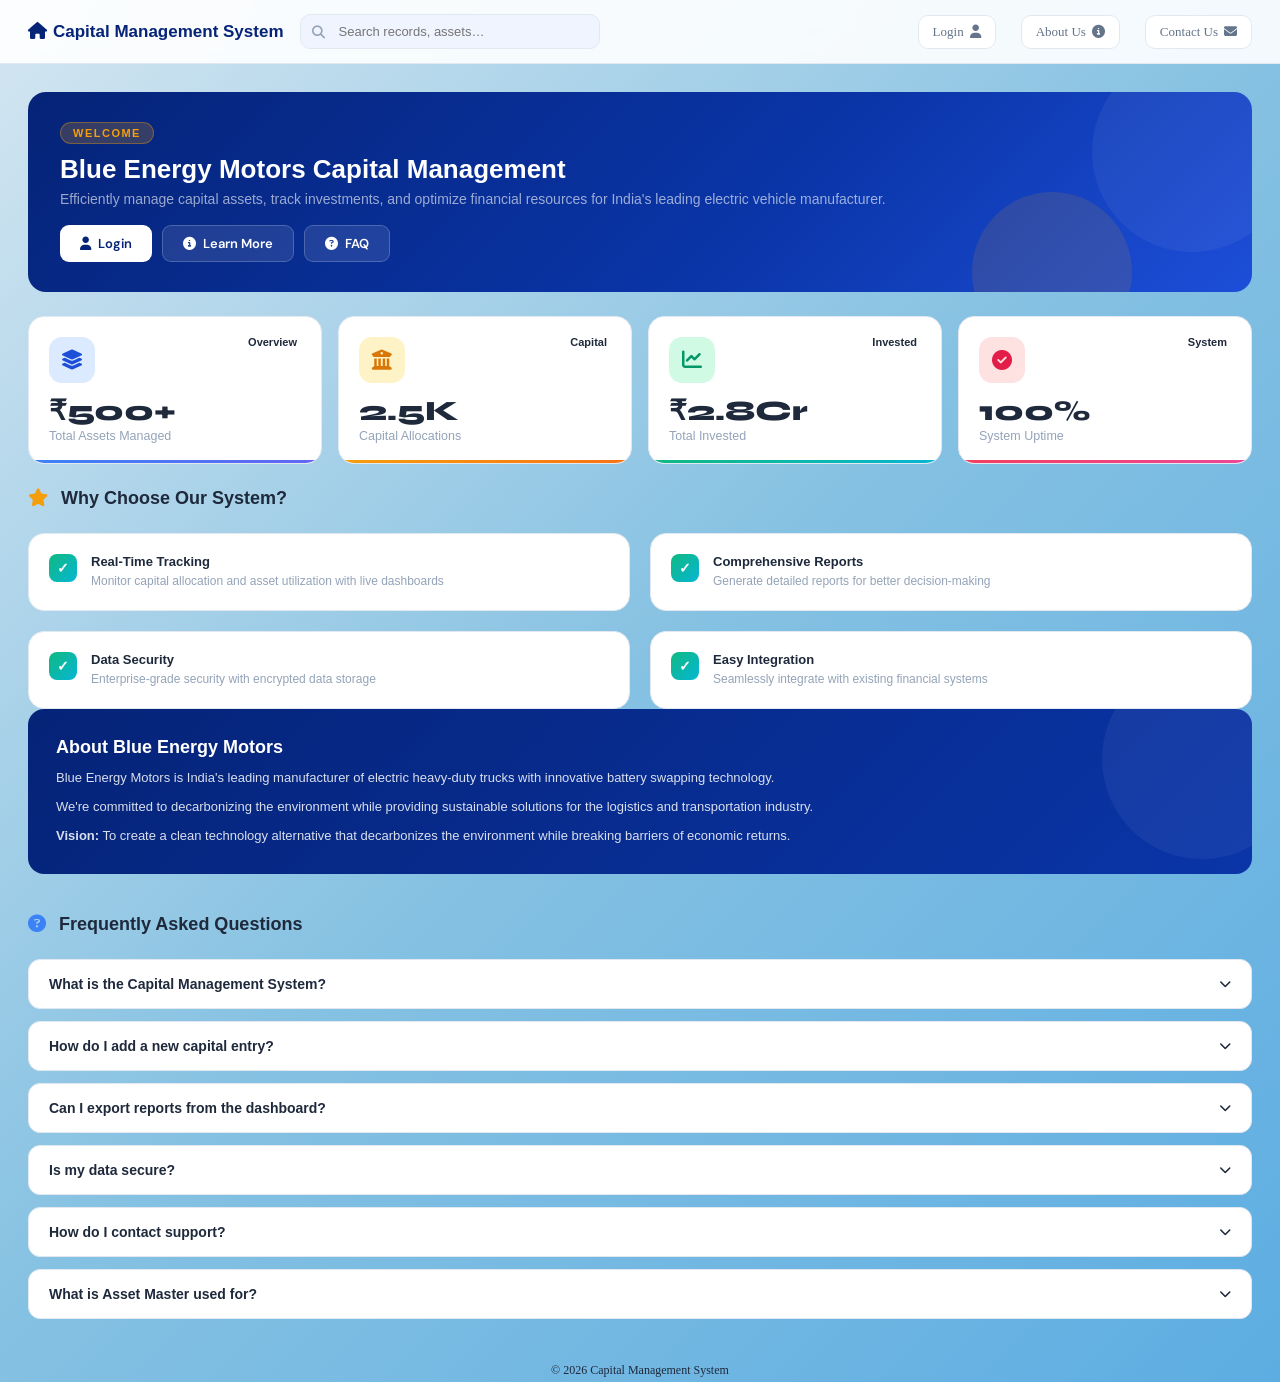
<file: Capital Management/homepage.html>
<!DOCTYPE html>
<html lang="en">
<head>
    <meta charset="UTF-8">
    <meta name="viewport" content="width=device-width, initial-scale=1.0">
    <title>Home — Capital Management System</title>
    <link rel="stylesheet" href="https://cdnjs.cloudflare.com/ajax/libs/font-awesome/6.5.0/css/all.min.css">
    <link href="https://fonts.googleapis.com/css2?family=Syne:wght@400;600;700;800&family=DM+Sans:wght@300;400;500;600&display=swap" rel="stylesheet">
    <link rel="stylesheet" href="style.css">
    <style>
        .welcome-banner {
            position: relative;
        }

        .modules-grid {
            display: grid;
            grid-template-columns: repeat(3, 1fr);
            gap: 16px;
            margin-bottom: 24px;
        }

        .module-card {
            background: white;
            border-radius: 16px;
            padding: 20px;
            border: 1px solid var(--border);
            text-decoration: none;
            color: inherit;
            transition: 0.3s;
            cursor: pointer;
        }

        .module-card:hover {
            transform: translateY(-5px);
            box-shadow: 0 12px 30px rgba(0,0,0,0.12);
            border-color: var(--accent);
        }

        .module-icon {
            width: 50px;
            height: 50px;
            border-radius: 12px;
            display: flex;
            align-items: center;
            justify-content: center;
            font-size: 24px;
            margin-bottom: 12px;
        }

        .icon-blue { background: #dbeafe; color: #1d4ed8; }
        .icon-gold { background: #fef3c7; color: #d97706; }
        .icon-green { background: #d1fae5; color: #059669; }

        .module-title {
            font-weight: 700;
            font-size: 15px;
            color: var(--text);
            margin-bottom: 6px;
        }

        .module-desc {
            font-size: 12px;
            color: var(--muted);
            line-height: 1.5;
        }

        .features-grid {
            display: grid;
            grid-template-columns: repeat(2, 1fr);
            gap: 20px;
        }

        .feature-item {
            background: white;
            border-radius: 16px;
            padding: 20px;
            border: 1px solid var(--border);
            display: flex;
            gap: 14px;
        }

        .feature-check {
            width: 28px;
            height: 28px;
            background: linear-gradient(135deg, var(--emerald), #06b6d4);
            border-radius: 8px;
            display: flex;
            align-items: center;
            justify-content: center;
            color: white;
            font-weight: 700;
            flex-shrink: 0;
            font-size: 14px;
        }

        .feature-text h3 {
            font-size: 13px;
            font-weight: 700;
            color: var(--text);
            margin-bottom: 3px;
        }

        .feature-text p {
            font-size: 12px;
            color: var(--muted);
            line-height: 1.5;
        }

        .about-box {
            background: linear-gradient(135deg, var(--navy) 0%, var(--navy2) 100%);
            border-radius: 16px;
            padding: 28px;
            color: white;
            position: relative;
            overflow: hidden;
            margin-bottom: 24px;
        }

        .about-box::before {
            content: '';
            position: absolute;
            top: -50px;
            right: -50px;
            width: 200px;
            height: 200px;
            background: rgba(255, 255, 255, 0.05);
            border-radius: 50%;
        }

        .about-box-content {
            position: relative;
            z-index: 2;
        }

        .about-box h2 {
            font-size: 18px;
            font-weight: 800;
            margin-bottom: 10px;
        }

        .about-box p {
            font-size: 13px;
            line-height: 1.6;
            color: rgba(255, 255, 255, 0.85);
            margin-bottom: 8px;
        }

        .about-box p:last-child {
            margin-bottom: 0;
        }

        .faq-section {
            margin-top: 40px;
        }

        .faq-header {
            margin-bottom: 24px;
        }

        .faq-header h2 {
            font-size: 18px;
            font-weight: 700;
            color: var(--text);
            margin-bottom: 16px;
        }

        .faq-items {
            display: grid;
            gap: 12px;
        }

        .faq-item {
            background: white;
            border-radius: 12px;
            border: 1px solid var(--border);
            overflow: hidden;
        }

        .faq-question {
            padding: 16px 20px;
            cursor: pointer;
            display: flex;
            justify-content: space-between;
            align-items: center;
            font-weight: 600;
            font-size: 14px;
            color: var(--text);
            transition: 0.2s;
        }

        .faq-question:hover {
            background: var(--bg);
        }

        .faq-icon {
            font-size: 12px;
            transition: 0.3s;
        }

        .faq-item.open .faq-icon {
            transform: rotate(180deg);
        }

        .faq-answer {
            display: none;
            padding: 0 20px 16px 20px;
            font-size: 13px;
            color: var(--muted);
            line-height: 1.6;
            border-top: 1px solid var(--border);
        }

        .faq-item.open .faq-answer {
            display: block;
        }

        @media(max-width:1100px) {
            .modules-grid { grid-template-columns: repeat(2, 1fr); }
            .features-grid { grid-template-columns: 1fr; }
        }

        @media(max-width:768px) {
            .modules-grid { grid-template-columns: 1fr; }
        }
    </style>
</head>
<body>

<!-- SIDEBAR 
<aside class="sidebar" id="sidebar">
    <div class="sidebar-logo">
        <div class="logo-mark">
            <div class="logo-icon"><i class="fa-solid fa-chart-line"></i></div>
            <div class="logo-text">CapitalMS<span>Management Suite</span></div>
        </div>
    </div>
    <div class="nav-section-label">Main</div>
    <div class="nav-item active">
        <a href="homepage.html"><div class="nav-icon"><i class="fa-solid fa-home"></i></div>Home</a>
    </div>
    <!--<div class="nav-item">
        <a href="dashboard.html"><div class="nav-icon"><i class="fa-solid fa-gauge-high"></i></div>Dashboard</a>
    </div>
    <div class="nav-item">
        <a href="capitalmaster.html"><div class="nav-icon"><i class="fa-solid fa-building-columns"></i></div>Capital Master</a>
    </div>
    <div class="nav-item">
        <a href="index.html"><div class="nav-icon"><i class="fa-solid fa-gear"></i></div>Asset Master</a>
    </div>
    <div class="nav-item">
        <a href="list.html"><div class="nav-icon"><i class="fa-solid fa-list"></i></div>Records List</a>
    </div>
    <div class="nav-item">
        <a href="aboutus.html"><div class="nav-icon"><i class="fa-solid fa-circle-info"></i></div>About Us</a>
    </div>
    <div class="nav-item">
        <a href="javascript:void(0)" onclick="scrollToFAQ()"><i class="fa-solid fa-question-circle"></i> FAQ</a>
    </div>
    <div class="nav-item active">
        <a href="homepage.html"><div class="nav-icon"><i class="fa-solid fa-home"></i></div>Home</a>
    </div>
    <div class="sidebar-bottom">
        <a href="#" onclick="openModal('contactModal')"><i class="fa-solid fa-headset"></i> Contact Support</a>
    </div>-->
</aside>

<!-- TOPBAR -->
<header class="topbar">
    <div class="topbar-title"><i class="fa-solid fa-home" style="color:var(--navy);margin-right:6px;"></i>Capital Management System</div>
    <div class="search-wrap">
        <i class="fa-solid fa-magnifying-glass search-icon"></i>
        <input type="text" placeholder="Search records, assets…">
    </div>
    <div class="topbar-actions">
        <div class="icon-btn" title="Login" onclick="window.location.href='loginpage.html'">Login <i class="fa-solid fa-user"></i></div>
        <div class="icon-btn" title="About" onclick="window.location.href='aboutus.html'">About Us <i class="fa-solid fa-circle-info"></i></div>
        <div class="icon-btn" title="Contact Us" onclick="openModal('contactModal')">Contact Us <i class="fa-solid fa-envelope"></i></div>
    </div>
</header>

<!-- MAIN -->
<main class="main">
<div class="page">

    <!-- WELCOME BANNER -->
    <div class="welcome-banner">
        <div class="wb-tag">Welcome</div>
        <h1>Blue Energy Motors Capital Management</h1>
        <p>Efficiently manage capital assets, track investments, and optimize financial resources for India's leading electric vehicle manufacturer.</p>
        <div class="wb-actions">
            <a href="loginpage.html" class="wb-btn wb-btn-primary"><i class="fa-solid fa-user"></i> Login </a>
            <a href="aboutus.html" class="wb-btn wb-btn-secondary"><i class="fa-solid fa-circle-info"></i> Learn More</a>
            <a href="javascript:void(0)" onclick="scrollToFAQ()" class="wb-btn wb-btn-secondary"><i class="fa-solid fa-question-circle"></i> FAQ</a>
        </div>
    </div>

    <!-- STATS SECTION -->
    <div class="stats-grid">
        <div class="stat-card blue">
            <div class="stat-change">Overview</div>
            <div class="stat-icon ic-blue"><i class="fa-solid fa-layer-group"></i></div>
            <div class="stat-num">₹500+</div>
            <div class="stat-label">Total Assets Managed</div>
        </div>
        <div class="stat-card gold">
            <div class="stat-change">Capital</div>
            <div class="stat-icon ic-gold"><i class="fa-solid fa-building-columns"></i></div>
            <div class="stat-num">2.5K</div>
            <div class="stat-label">Capital Allocations</div>
        </div>
        <div class="stat-card green">
            <div class="stat-change">Invested</div>
            <div class="stat-icon ic-green"><i class="fa-solid fa-chart-line"></i></div>
            <div class="stat-num">₹2.8Cr</div>
            <div class="stat-label">Total Invested</div>
        </div>
        <div class="stat-card rose">
            <div class="stat-change">System</div>
            <div class="stat-icon ic-rose"><i class="fa-solid fa-circle-check"></i></div>
            <div class="stat-num">100%</div>
            <div class="stat-label">System Uptime</div>
        </div>
    </div>

    <!-- MANAGEMENT MODULES 
    <div style="margin-bottom: 24px;">
        <h2 style="font-size: 18px; font-weight: 700; color: var(--text); margin-bottom: 16px;"><i class="fa-solid fa-boxes" style="color: var(--accent); margin-right: 8px;"></i> Management Modules</h2>
    </div>

    <div class="modules-grid">
        <a href="dashboard.html" class="module-card">
            <div class="module-icon icon-blue">
                <i class="fa-solid fa-gauge-high"></i>
            </div>
            <div class="module-title">Dashboard</div>
            <div class="module-desc">Real-time overview of capital allocation and performance metrics</div>
        </a>

        <a href="capitalmaster.html" class="module-card">
            <div class="module-icon icon-gold">
                <i class="fa-solid fa-building-columns"></i>
            </div>
            <div class="module-title">Capital Master</div>
            <div class="module-desc">Manage capital entries and investment portfolios</div>
        </a>

        <a href="index.html" class="module-card">
            <div class="module-icon icon-green">
                <i class="fa-solid fa-cube"></i>
            </div>
            <div class="module-title">Asset Master</div>
            <div class="module-desc">Create and monitor assets and resource allocations</div>
        </a>
    </div>-->

    <!-- WHY CHOOSE SECTION -->
    <div style="margin-bottom: 24px; margin-top: 24px;">
        <h2 style="font-size: 18px; font-weight: 700; color: var(--text); margin-bottom: 16px;"><i class="fa-solid fa-star" style="color: var(--gold); margin-right: 8px;"></i> Why Choose Our System?</h2>
    </div>

    <div class="features-grid">
        <div class="feature-item">
            <div class="feature-check">✓</div>
            <div class="feature-text">
                <h3>Real-Time Tracking</h3>
                <p>Monitor capital allocation and asset utilization with live dashboards</p>
            </div>
        </div>
        <div class="feature-item">
            <div class="feature-check">✓</div>
            <div class="feature-text">
                <h3>Comprehensive Reports</h3>
                <p>Generate detailed reports for better decision-making</p>
            </div>
        </div>
        <div class="feature-item">
            <div class="feature-check">✓</div>
            <div class="feature-text">
                <h3>Data Security</h3>
                <p>Enterprise-grade security with encrypted data storage</p>
            </div>
        </div>
        <div class="feature-item">
            <div class="feature-check">✓</div>
            <div class="feature-text">
                <h3>Easy Integration</h3>
                <p>Seamlessly integrate with existing financial systems</p>
            </div>
        </div>
    </div>

    <!-- ABOUT BLUE ENERGY -->
    <div class="about-box">
        <div class="about-box-content">
            <h2>About Blue Energy Motors</h2>
            <p>Blue Energy Motors is India's leading manufacturer of electric heavy-duty trucks with innovative battery swapping technology.</p>
            <p>We're committed to decarbonizing the environment while providing sustainable solutions for the logistics and transportation industry.</p>
            <p><strong>Vision:</strong> To create a clean technology alternative that decarbonizes the environment while breaking barriers of economic returns.</p>
        </div>
    </div>

    <!-- FAQ SECTION -->
    <div class="faq-section" id="faq-section">
        <div class="faq-header">
            <h2><i class="fa-solid fa-question-circle" style="color: var(--accent); margin-right: 8px;"></i> Frequently Asked Questions</h2>
        </div>
        <div class="faq-items">
            <div class="faq-item">
                <div class="faq-question" onclick="this.parentElement.classList.toggle('open')">
                    <span>What is the Capital Management System?</span>
                    <i class="fa-solid fa-chevron-down faq-icon"></i>
                </div>
                <div class="faq-answer">
                    The Capital Management System is a comprehensive solution for managing capital assets, tracking investments, and optimizing financial resources. It provides real-time dashboards, detailed reporting, and secure data management.
                </div>
            </div>

            <div class="faq-item">
                <div class="faq-question" onclick="this.parentElement.classList.toggle('open')">
                    <span>How do I add a new capital entry?</span>
                    <i class="fa-solid fa-chevron-down faq-icon"></i>
                </div>
                <div class="faq-answer">
                    Navigate to the Capital Master module from the dashboard or sidebar, click on "Add New Capital Entry," fill in the required details, and submit the form. The entry will be immediately reflected in your capital allocations.
                </div>
            </div>

            <div class="faq-item">
                <div class="faq-question" onclick="this.parentElement.classList.toggle('open')">
                    <span>Can I export reports from the dashboard?</span>
                    <i class="fa-solid fa-chevron-down faq-icon"></i>
                </div>
                <div class="faq-answer">
                    Yes, the dashboard provides comprehensive reporting features with options to view and download capital allocation reports, asset summaries, and financial statements in various formats.
                </div>
            </div>

            <div class="faq-item">
                <div class="faq-question" onclick="this.parentElement.classList.toggle('open')">
                    <span>Is my data secure?</span>
                    <i class="fa-solid fa-chevron-down faq-icon"></i>
                </div>
                <div class="faq-answer">
                    Absolutely! We use enterprise-grade security with encrypted data storage, secure access controls, and regular security audits to ensure your capital management data is always protected.
                </div>
            </div>

            <div class="faq-item">
                <div class="faq-question" onclick="this.parentElement.classList.toggle('open')">
                    <span>How do I contact support?</span>
                    <i class="fa-solid fa-chevron-down faq-icon"></i>
                </div>
                <div class="faq-answer">
                    You can reach our support team through the "Contact Support" option in the sidebar or by using the Contact Us button in the top navigation. Our team typically responds within 24 hours.
                </div>
            </div>

            <div class="faq-item">
                <div class="faq-question" onclick="this.parentElement.classList.toggle('open')">
                    <span>What is Asset Master used for?</span>
                    <i class="fa-solid fa-chevron-down faq-icon"></i>
                </div>
                <div class="faq-answer">
                    Asset Master allows you to create, update, and monitor assets and equipment across your organization. You can track asset allocation, manage resource distribution, and maintain detailed asset records.
                </div>
            </div>
        </div>
    </div>

</div>
</main>

<!-- FOOTER -->
<div class="about-footer">
    &#169; 2026 Capital Management System
</div>

<!-- CONTACT MODAL -->
<div class="modal-overlay" id="contactModal">
    <div class="modal-box">
        <div class="modal-head"><div class="modal-head-icon"><i class="fa-solid fa-headset"></i></div><div><h3>Contact Support</h3><p>We'll get back to you shortly</p></div></div>
        <div class="modal-body">
            <div class="modal-field"><label>Your Name</label><input type="text" id="contactName" name="contactName" placeholder="Enter your full name" required></div>
            <div class="modal-field"><label>Email</label><input type="email" id="contactEmail" name="contactEmail" placeholder="Enter your email address" required></div>
            <div class="modal-field"><label>Message</label><textarea rows="4" id="contactMessage" name="contactMessage" placeholder="Describe your issue or question…"></textarea></div>
            <div style="display:flex;gap:16px;margin-top:10px;font-size:12.5px;color:var(--muted);">
                <div><i class="fa-solid fa-phone" style="color:var(--navy);margin-right:5px;"></i>+91 98765 43210</div>
                <div><i class="fa-solid fa-envelope" style="color:var(--navy);margin-right:5px;"></i>support@capitalms.com</div>
            </div>
        </div>
        <div class="modal-foot"><button class="btn-cancel" onclick="closeModal('contactModal')">Cancel</button><button class="btn-primary" onclick="validateAndSendContactForm()"><i class="fa-solid fa-paper-plane"></i> Send Message</button></div>
    </div>
</div>

<script>
    // Modal Functions
    function openModal(modalId) {
        const modal = document.getElementById(modalId);
        if (modal) modal.classList.add('open');
    }

    function closeModal(modalId) {
        const modal = document.getElementById(modalId);
        if (modal) modal.classList.remove('open');
    }

    // Close modal when clicking outside
    document.querySelectorAll('.modal-overlay').forEach(modal => {
        modal.addEventListener('click', function(e) {
            if (e.target === this) {
                this.classList.remove('open');
            }
        });
    });

    // Contact Form Validation
    function validateAndSendContactForm() {
        var name = document.getElementById('contactName').value.trim();
        var email = document.getElementById('contactEmail').value.trim();
        var message = document.getElementById('contactMessage').value.trim();
        
        if (!name) {
            alert('Please enter your name.');
            return;
        }
        if (!email) {
            alert('Please enter your email address.');
            return;
        }
        if (!message) {
            alert('Please enter your message.');
            return;
        }
        
        // Simple email validation
        var emailPattern = /^[^\s@]+@[^\s@]+\.[^\s@]+$/;
        if (!emailPattern.test(email)) {
            alert('Please enter a valid email address.');
            return;
        }
        
        alert('Message sent! We will get back to you.');
        document.getElementById('contactName').value = '';
        document.getElementById('contactEmail').value = '';
        document.getElementById('contactMessage').value = '';
        closeModal('contactModal');
    }

    // Smooth scroll to FAQ section
    function scrollToFAQ() {
        const faqSection = document.getElementById('faq-section');
        if (faqSection) {
            const offsetTop = faqSection.offsetTop - 100;
            window.scrollTo({
                top: offsetTop,
                behavior: 'smooth'
            });
        }
    }

    // Smooth scroll for other anchor links
    document.querySelectorAll('a[href^="#"]').forEach(anchor => {
        anchor.addEventListener('click', function (e) {
            e.preventDefault();
            const target = document.querySelector(this.getAttribute('href'));
            if (target) {
                target.scrollIntoView({ behavior: 'smooth', block: 'start' });
            }
        });
    });
</script>
</script>

</body>
</html>
</file>
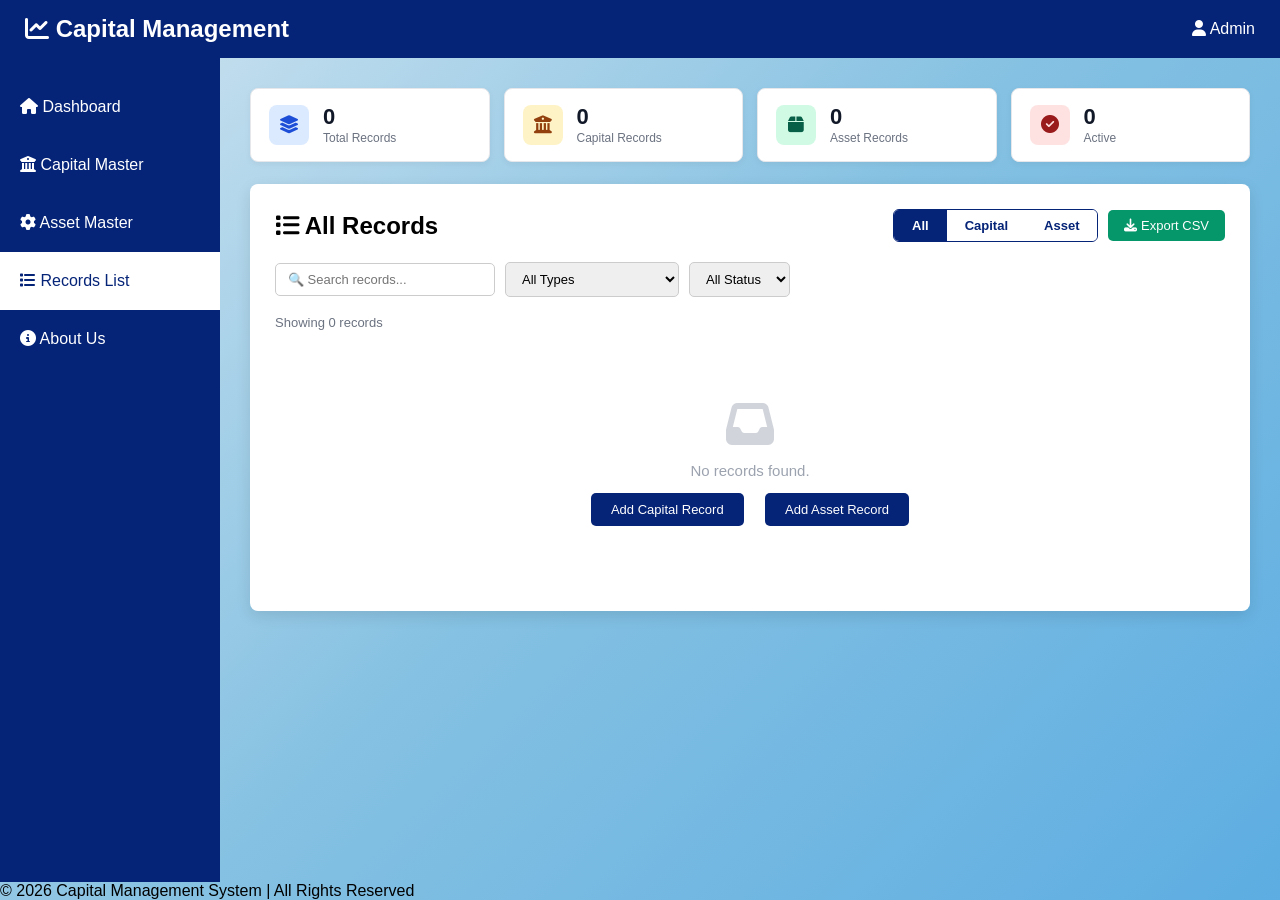
<file: Capital Management/list.html>
<!DOCTYPE html>
<html>
<head>
    <title>Records List - Capital Management System</title>
    <meta name="viewport" content="width=device-width, initial-scale=1.0">
    <link rel="stylesheet" href="https://cdnjs.cloudflare.com/ajax/libs/font-awesome/6.5.0/css/all.min.css">
    <link rel="stylesheet" href="style2.css">
  <!---- <style>
        .page-header {
            display: flex;
            justify-content: space-between;
            align-items: center;
            margin-bottom: 20px;
            flex-wrap: wrap;
            gap: 12px;
        }
        .page-header h2 {
            margin: 0;
        }
        .header-actions {
            display: flex;
            gap: 10px;
            align-items: center;
            flex-wrap: wrap;
        }
        /* TAB BUTTONS */
        .tab-group {
            display: flex;
            gap: 0;
            border: 1px solid #052377;
            border-radius: 6px;
            overflow: hidden;
        }
        .tab-btn {
            margin: 0;
            width: auto;
            padding: 8px 18px;
            background: white;
            color: #052377;
            border: none;
            border-radius: 0;
            font-size: 13px;
            font-weight: 600;
            cursor: pointer;
            transition: 0.2s;
        }
        .tab-btn:hover,
        .tab-btn.active {
            background: #052377;
            color: white;
        }
        /* SEARCH & FILTER */
        .filter-bar {
            display: flex;
            gap: 10px;
            margin-bottom: 18px;
            flex-wrap: wrap;
            align-items: center;
        }
        .filter-bar input,
        .filter-bar select {
            padding: 8px 12px;
            border: 1px solid #ccc;
            border-radius: 5px;
            font-size: 13px;
            outline: none;
            transition: 0.2s;
        }
        .filter-bar input:focus,
        .filter-bar select:focus {
            border-color: #052377;
        }
        .filter-bar input {
            width: 220px;
        }
        /* TABLE */
        .table-wrapper {
            overflow-x: auto;
        }
        table {
            width: 100%;
            border-collapse: collapse;
            font-size: 13.5px;
        }
        thead tr {
            background: #052377;
            color: white;
        }
        thead th {
            padding: 12px 14px;
            text-align: left;
            font-weight: 600;
            white-space: nowrap;
        }
        tbody tr {
            border-bottom: 1px solid #e5e7eb;
            transition: background 0.15s;
        }
        tbody tr:hover {
            background: #f0f4ff;
        }
        tbody td {
            padding: 11px 14px;
            color: #374151;
            white-space: nowrap;
        }
        /* BADGES */
        .badge {
            display: inline-block;
            padding: 3px 10px;
            border-radius: 999px;
            font-size: 11px;
            font-weight: 700;
            letter-spacing: 0.3px;
        }
        .badge-capital {
            background: #dbeafe;
            color: #1e40af;
        }
        .badge-asset {
            background: #d1fae5;
            color: #065f46;
        }
        .badge-active {
            background: #d1fae5;
            color: #065f46;
        }
        .badge-inactive {
            background: #fee2e2;
            color: #991b1b;
        }
        /* ACTION BUTTONS */
        .action-btn {
            margin: 0;
            width: auto;
            padding: 5px 10px;
            font-size: 12px;
            border-radius: 4px;
            cursor: pointer;
            border: none;
            transition: 0.2s;
        }
        .btn-view {
            background: #eff6ff;
            color: #1d4ed8;
        }
        .btn-view:hover {
            background: #dbeafe;
        }
        .btn-delete {
            background: #fef2f2;
            color: #b91c1c;
        }
        .btn-delete:hover {
            background: #fee2e2;
        }
        /* EMPTY STATE */
        .empty-state {
            text-align: center;
            padding: 60px 20px;
            color: #9ca3af;
        }
        .empty-state i {
            font-size: 48px;
            margin-bottom: 14px;
            display: block;
            color: #d1d5db;
        }
        .empty-state p {
            font-size: 15px;
        }
        .empty-state a {
            display: inline-block;
            margin-top: 14px;
            padding: 9px 20px;
            background: #052377;
            color: white;
            border-radius: 5px;
            text-decoration: none;
            font-size: 13px;
            transition: 0.2s;
        }
        .empty-state a:hover {
            background: #0a35a8;
        }
        /* SUMMARY CARDS */
        .summary-cards {
            display: grid;
            grid-template-columns: repeat(auto-fit, minmax(160px, 1fr));
            gap: 14px;
            margin-bottom: 22px;
        }
        .summary-card {
            background: white;
            border: 1px solid #e5e7eb;
            border-radius: 8px;
            padding: 16px 18px;
            display: flex;
            align-items: center;
            gap: 14px;
            box-shadow: 0 2px 6px rgba(0,0,0,0.05);
        }
        .summary-card .icon {
            width: 40px;
            height: 40px;
            border-radius: 8px;
            display: flex;
            align-items: center;
            justify-content: center;
            font-size: 18px;
            flex-shrink: 0;
        }
        .icon-blue { background: #dbeafe; color: #1d4ed8; }
        .icon-green { background: #d1fae5; color: #065f46; }
        .icon-yellow { background: #fef3c7; color: #92400e; }
        .icon-red { background: #fee2e2; color: #991b1b; }
        .summary-card .info .num {
            font-size: 22px;
            font-weight: 700;
            color: #111827;
            line-height: 1;
        }
        .summary-card .info .label {
            font-size: 12px;
            color: #6b7280;
            margin-top: 3px;
        }
        /* MODAL */
        .modal-overlay {
            display: none;
            position: fixed;
            inset: 0;
            background: rgba(0,0,0,0.45);
            z-index: 1000;
            justify-content: center;
            align-items: center;
        }
        .modal-overlay.open {
            display: flex;
        }
        .modal {
            background: white;
            border-radius: 10px;
            padding: 28px;
            width: 480px;
            max-width: 95vw;
            box-shadow: 0 20px 50px rgba(0,0,0,0.2);
            animation: slideUp 0.2s ease;
        }
        @keyframes slideUp {
            from { transform: translateY(20px); opacity: 0; }
            to { transform: translateY(0); opacity: 1; }
        }
        .modal h3 {
            margin-bottom: 18px;
            color: #052377;
            border-bottom: 2px solid #e5e7eb;
            padding-bottom: 10px;
        }
        .modal-row {
            display: flex;
            gap: 10px;
            margin-bottom: 10px;
        }
        .modal-row .modal-label {
            font-weight: 600;
            color: #374151;
            font-size: 13px;
            width: 140px;
            flex-shrink: 0;
        }
        .modal-row .modal-value {
            font-size: 13px;
            color: #6b7280;
        }
        .modal-close {
            margin-top: 18px;
            padding: 9px 22px;
            background: #052377;
            color: white;
            border: none;
            border-radius: 5px;
            cursor: pointer;
            font-size: 13px;
            width: auto;
        }
        .modal-close:hover {
            background: #0a35a8;
        }
        /* NAV LINK COLOR FIX */
        .sidebar a.nav-link {
            color: inherit;
            text-decoration: none;
            display: block;
        }
        .sidebar li:hover a,
        .sidebar .active a {
            color: #052377;
        }
        .sidebar li a {
            color: white;
        }
        /* RECORDS COUNT */
        .records-count {
            font-size: 13px;
            color: #6b7280;
            margin-bottom: 10px;
        }
        .export-btn {
            margin: 0;
            width: auto;
            padding: 8px 16px;
            font-size: 13px;
            background: #059669;
            color: white;
            border: none;
            border-radius: 5px;
            cursor: pointer;
            transition: 0.2s;
        }
        .export-btn:hover {
            background: #047857;
        }
    </style>-->
</head>
<body>
<!-- NAVBAR -->
<div class="navbar">
    <h2><i class="fa-solid fa-chart-line"></i> Capital Management</h2>
    <div><i class="fa-solid fa-user"></i> Admin</div>
</div>
<div class="dashboard">
    <!-- SIDEBAR -->
    <div class="sidebar">
        <ul>
            <li>
                <a href="dashboard.html" class="nav-link">
                    <i class="fa-solid fa-house"></i> Dashboard
                </a>
            </li>
            <li>
                <a href="capitalmaster.html" class="nav-link">
                    <i class="fa-solid fa-building-columns"></i> Capital Master
                </a>
            </li>
            <li>
                <a href="index.html" class="nav-link">
                    <i class="fa-solid fa-gear"></i> Asset Master
                </a>
            </li>
            <li class="active">
                <a href="list.html" class="nav-link">
                    <i class="fa-solid fa-list"></i> Records List
                </a>
            </li>
            <li>
                <a href="aboutus.html" class="nav-link">
                    <i class="fa-solid fa-circle-info"></i> About Us
                </a>
            </li>
        </ul>
    </div>
    <!-- MAIN CONTENT -->
    <div class="content">
        <!-- SUMMARY CARDS -->
        <div class="summary-cards" id="summaryCards"></div>
        <div class="card">
            <div class="page-header">
                <h2><i class="fa-solid fa-list"></i> All Records</h2>
                <div class="header-actions">
                    <div class="tab-group">
                        <button class="tab-btn active" onclick="filterTab('all')">All</button>
                        <button class="tab-btn" onclick="filterTab('capital')">Capital</button>
                        <button class="tab-btn" onclick="filterTab('asset')">Asset</button>
                    </div>
                    <button class="export-btn" onclick="exportCSV()">
                        <i class="fa-solid fa-download"></i> Export CSV
                    </button>
                </div>
            </div>
            <!-- FILTER BAR -->
            <div class="filter-bar">
                <input type="text" id="searchInput" placeholder="&#128269; Search records..." oninput="renderTable()">
                <select id="typeFilter" onchange="renderTable()">
                    <option value="">All Types</option>
                    <option>Asset</option>
                    <option>Licenses</option>
                    <option>Stationary</option>
                    <option>Tools & Instruments</option>
                    <option>Tools and Instruments</option>
                    <option>Electrical Equipment</option>
                    <option>Plant & Machinery</option>
                    <option>Plant and Machinery</option>
                </select>
                <select id="statusFilter" onchange="renderTable()">
                    <option value="">All Status</option>
                    <option>Active</option>
                    <option>Inactive</option>
                </select>
            </div>
            <div class="records-count" id="recordsCount"></div>
            <!-- TABLE -->
            <div class="table-wrapper">
                <table id="recordsTable">
                    <thead>
                        <tr id="tableHead"></tr>
                    </thead>
                    <tbody id="tableBody"></tbody>
                </table>
                <div class="empty-state" id="emptyState" style="display:none;">
                    <i class="fa-solid fa-inbox"></i>
                    <p>No records found.</p>
                    <a href="capitalmaster.html">Add Capital Record</a>
                    &nbsp;
                    <a href="index.html" style="margin-left:8px;">Add Asset Record</a>
                </div>
            </div>
        </div>
    </div>
</div>
<!-- VIEW MODAL -->
<div class="modal-overlay" id="modalOverlay">
    <div class="modal">
        <h3 id="modalTitle"><i class="fa-solid fa-eye"></i> Record Details</h3>
        <div id="modalBody"></div>
        <button class="modal-close" onclick="closeModal()">Close</button>
    </div>
</div>
<footer>
    © 2026 Capital Management System | All Rights Reserved
</footer>
<script>
/*STORAGE KEYS */
const CAPITAL_KEY = 'capitalRecords';
const ASSET_KEY   = 'assetRecords';
let currentTab = 'all';
/* LOAD ALL RECORDS */
function getAllRecords() {
    const capitals = JSON.parse(localStorage.getItem(CAPITAL_KEY) || '[]');
    const assets   = JSON.parse(localStorage.getItem(ASSET_KEY)   || '[]');
    return [...capitals, ...assets];
}
/*SUMMARY CARDS */
function renderSummary() {
    const all      = getAllRecords();
    const capitals = all.filter(r => r.source === 'capital');
    const assets   = all.filter(r => r.source === 'asset');
    const active   = all.filter(r => r.status === 'Active');
    document.getElementById('summaryCards').innerHTML = `
        <div class="summary-card">
            <div class="icon icon-blue"><i class="fa-solid fa-layer-group"></i></div>
            <div class="info"><div class="num">${all.length}</div><div class="label">Total Records</div></div>
        </div>
        <div class="summary-card">
            <div class="icon icon-yellow"><i class="fa-solid fa-building-columns"></i></div>
            <div class="info"><div class="num">${capitals.length}</div><div class="label">Capital Records</div></div>
        </div>
        <div class="summary-card">
            <div class="icon icon-green"><i class="fa-solid fa-box"></i></div>
            <div class="info"><div class="num">${assets.length}</div><div class="label">Asset Records</div></div>
        </div>
        <div class="summary-card">
            <div class="icon icon-red"><i class="fa-solid fa-circle-check"></i></div>
            <div class="info"><div class="num">${active.length}</div><div class="label">Active</div></div>
        </div>
    `;
}
/* TABLE COLUMNS PER TAB */
function getColumns(tab) {
    if (tab === 'capital') {
        return ['#', 'Source', 'Capital ID', 'Capital Type', 'Financial Year', 'Allocated', 'Used', 'Remaining', 'Status', 'Remarks', 'Actions'];
    } else if (tab === 'asset') {
        return ['#', 'Source', 'Request ID', 'Requester Name', 'Request Date', 'Qty', 'Request To', 'Capital Type', 'Remarks', 'Actions'];
    } else {
        return ['#', 'Source', 'ID / Request ID', 'Name / Type', 'Date / Fin. Year', 'Type / Requester', 'Status / Qty', 'Remarks', 'Actions'];
    }
}
/* FILTER RECORDS*/
function getFiltered() {
    let all = getAllRecords();
    // Tab filter
    if (currentTab === 'capital') all = all.filter(r => r.source === 'capital');
    if (currentTab === 'asset')   all = all.filter(r => r.source === 'asset');
    // Search filter
    const search = document.getElementById('searchInput').value.toLowerCase();
    if (search) {
        all = all.filter(r => JSON.stringify(r).toLowerCase().includes(search));
    }
    // Type filter
    const typeF = document.getElementById('typeFilter').value;
    if (typeF) {
        all = all.filter(r => (r.capitalType || '').toLowerCase().includes(typeF.toLowerCase()));
    }
    // Status filter
    const statusF = document.getElementById('statusFilter').value;
    if (statusF) {
        all = all.filter(r => (r.status || r.qty || '') === statusF);
    }
    return all;
}
/* RENDER TABLE */
function renderTable() {
    const records = getFiltered();
    const cols    = getColumns(currentTab);
    // Header
    document.getElementById('tableHead').innerHTML =
        cols.map(c => `<th>${c}</th>`).join('');
    // Count
    document.getElementById('recordsCount').textContent =
        `Showing ${records.length} record${records.length !== 1 ? 's' : ''}`;
    const tbody = document.getElementById('tableBody');
    if (records.length === 0) {
        tbody.innerHTML = '';
        document.getElementById('emptyState').style.display = 'block';
        document.getElementById('recordsTable').style.display = 'none';
        return;
    }
    document.getElementById('emptyState').style.display = 'none';
    document.getElementById('recordsTable').style.display = 'table';
    tbody.innerHTML = records.map((r, i) => {
        const sourceBadge = r.source === 'capital'
            ? `<span class="badge badge-capital"><i class="fa-solid fa-building-columns"></i> Capital</span>`
            : `<span class="badge badge-asset"><i class="fa-solid fa-box"></i> Asset</span>`;
        const statusBadge = r.status
            ? `<span class="badge ${r.status === 'Active' ? 'badge-active' : 'badge-inactive'}">${r.status}</span>`
            : `<span style="color:#9ca3af">—</span>`;
        let cells = '';
        if (currentTab === 'capital' && r.source === 'capital') {
            cells = `
                <td>${i + 1}</td>
                <td>${sourceBadge}</td>
                <td>${r.capitalId || '—'}</td>
                <td>${r.capitalType || '—'}</td>
                <td>${r.financialYear || '—'}</td>
                <td>${r.allocated !== undefined ? '₹' + Number(r.allocated).toLocaleString() : '—'}</td>
                <td>${r.used !== undefined ? '₹' + Number(r.used).toLocaleString() : '—'}</td>
                <td>${r.remaining !== undefined ? '₹' + Number(r.remaining).toLocaleString() : '—'}</td>
                <td>${statusBadge}</td>
                <td>${r.remarks || '—'}</td>
            `;
        } else if (currentTab === 'asset' && r.source === 'asset') {
            cells = `
                <td>${i + 1}</td>
                <td>${sourceBadge}</td>
                <td>${r.requestId || '—'}</td>
                <td>${r.requesterName || '—'}</td>
                <td>${r.requestDate || '—'}</td>
                <td>${r.qty || '—'}</td>
                <td>${r.requestTo || '—'}</td>
                <td>${r.capitalType || '—'}</td>
                <td>${r.remarks || '—'}</td>
            `;
        } else {
            // Combined "All" view
            if (r.source === 'capital') {
                cells = `
                    <td>${i + 1}</td>
                    <td>${sourceBadge}</td>
                    <td>${r.capitalId || '—'}</td>
                    <td>${r.capitalType || '—'}</td>
                    <td>${r.financialYear || '—'}</td>
                    <td>${r.capitalType || '—'}</td>
                    <td>${statusBadge}</td>
                    <td>${r.remarks || '—'}</td>
                `;
            } else {
                cells = `
                    <td>${i + 1}</td>
                    <td>${sourceBadge}</td>
                    <td>${r.requestId || '—'}</td>
                    <td>${r.requesterName || '—'}</td>
                    <td>${r.requestDate || '—'}</td>
                    <td>${r.capitalType || '—'}</td>
                    <td>${r.qty || '—'}</td>
                    <td>${r.remarks || '—'}</td>
                `;
            }
        }
        return `<tr>
            ${cells}
            <td>
                <button class="action-btn btn-view" onclick='viewRecord(${JSON.stringify(JSON.stringify(r))})'>
                    <i class="fa-solid fa-eye"></i> View
                </button>
                &nbsp;
                <button class="action-btn btn-delete" onclick="deleteRecord('${r.source}', '${r._id}')">
                    <i class="fa-solid fa-trash"></i>
                </button>
            </td>
        </tr>`;
    }).join('');
}
/* TAB SWITCH */
function filterTab(tab) {
    currentTab = tab;
    document.querySelectorAll('.tab-btn').forEach((btn, i) => {
        btn.classList.toggle('active', ['all','capital','asset'][i] === tab);
    });
    renderTable();
}
/*VIEW MODAL */
function viewRecord(jsonStr) {
    const r = JSON.parse(jsonStr);
    const isCapital = r.source === 'capital';
    document.getElementById('modalTitle').innerHTML = isCapital
        ? '<i class="fa-solid fa-building-columns"></i> Capital Record Details'
        : '<i class="fa-solid fa-box"></i> Asset Request Details';
    const rows = isCapital ? [
        ['Capital ID', r.capitalId],
        ['Capital Type', r.capitalType],
        ['Financial Year', r.financialYear],
        ['Fund Allocated', r.allocated !== undefined ? '₹' + Number(r.allocated).toLocaleString() : '—'],
        ['Fund Used', r.used !== undefined ? '₹' + Number(r.used).toLocaleString() : '—'],
        ['Remaining Fund', r.remaining !== undefined ? '₹' + Number(r.remaining).toLocaleString() : '—'],
        ['Status', r.status],
        ['Remarks', r.remarks || '—'],
        ['Saved On', r.savedOn || '—'],
    ] : [
        ['Request ID', r.requestId],
        ['Requester Name', r.requesterName],
        ['Request Date', r.requestDate],
        ['Quantity', r.qty],
        ['Request To', r.requestTo],
        ['Capital Type', r.capitalType],
        ['Remarks', r.remarks || '—'],
        ['Saved On', r.savedOn || '—'],
    ];
    document.getElementById('modalBody').innerHTML = rows.map(([label, val]) => `
        <div class="modal-row">
            <div class="modal-label">${label}</div>
            <div class="modal-value">${val || '—'}</div>
        </div>
    `).join('');
    document.getElementById('modalOverlay').classList.add('open');
}
function closeModal() {
    document.getElementById('modalOverlay').classList.remove('open');
}
document.getElementById('modalOverlay').addEventListener('click', function(e) {
    if (e.target === this) closeModal();
});
/* DELETE RECORD */
function deleteRecord(source, id) {
    if (!confirm('Are you sure you want to delete this record?')) return;
    const key = source === 'capital' ? CAPITAL_KEY : ASSET_KEY;
    let records = JSON.parse(localStorage.getItem(key) || '[]');
    records = records.filter(r => r._id !== id);
    localStorage.setItem(key, JSON.stringify(records));
    renderSummary();
    renderTable();
}/* EXPORT CSV*/
function exportCSV() {
    const records = getFiltered();
    if (!records.length) { alert('No records to export.'); return; }
    const headers = ['Source', 'ID', 'Type', 'Financial Year / Date', 'Allocated / Qty', 'Used / RequestTo', 'Remaining', 'Status', 'Remarks', 'Saved On'];
    const rows = records.map(r => {
        if (r.source === 'capital') {
            return [
                'Capital', r.capitalId, r.capitalType, r.financialYear,
                r.allocated, r.used, r.remaining, r.status, r.remarks, r.savedOn
            ];
        } else {
            return [
                'Asset', r.requestId, r.capitalType, r.requestDate,
                r.qty, r.requestTo, '', '', r.remarks, r.savedOn
            ];
        }
    });
    const csv = [headers, ...rows].map(row =>
        row.map(v => `"${(v || '').toString().replace(/"/g, '""')}"`).join(',')
    ).join('\n');
    const blob = new Blob([csv], { type: 'text/csv' });
    const url  = URL.createObjectURL(blob);
    const a    = document.createElement('a');
    a.href = url;
    a.download = 'records_export.csv';
    a.click();
    URL.revokeObjectURL(url);
}
/*INIT */
renderSummary();
renderTable();
</script>
</body>
</html>
</file>
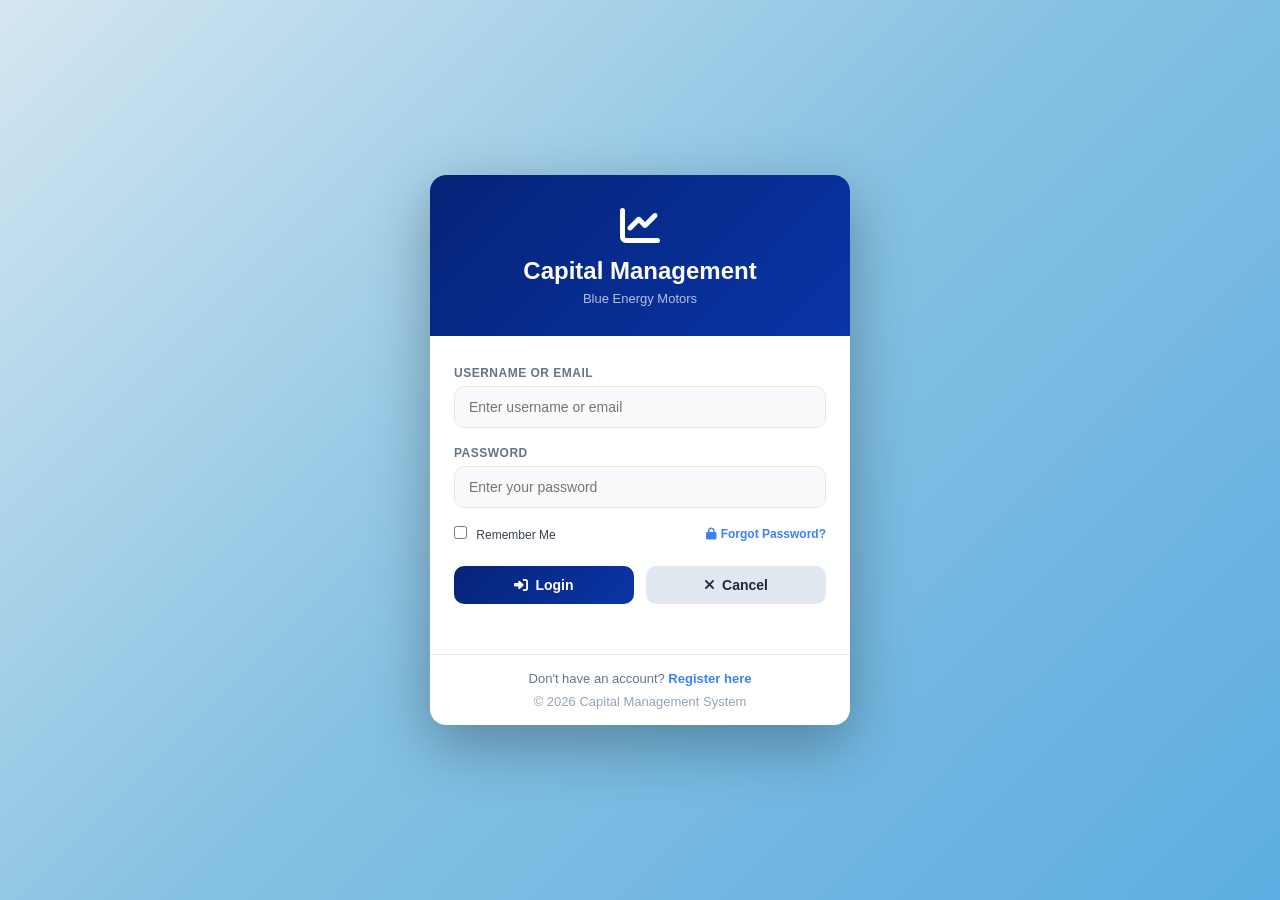
<file: Capital Management/loginpage.html>
<!DOCTYPE html>
<html lang="en">
<head>
    <meta charset="UTF-8">
    <meta name="viewport" content="width=device-width, initial-scale=1.0">
    <title>Login - Capital Management System</title>
    <link rel="stylesheet" href="https://cdnjs.cloudflare.com/ajax/libs/font-awesome/6.5.0/css/all.min.css">
    <style>
        * {
            margin: 0;
            padding: 0;
            box-sizing: border-box;
        }
        
        body {
            font-family: 'Arial', sans-serif;
            background: linear-gradient(135deg, #d4e6f1 0%, #85c1e2 50%, #5dade2 100%);
            display: flex;
            justify-content: center;
            align-items: center;
            min-height: 100vh;
            padding: 20px;
        }
        
        .login-wrapper {
            width: 100%;
            max-width: 420px;
        }
        
        .login-card {
            background: white;
            border-radius: 16px;
            box-shadow: 0 20px 60px rgba(0,0,0,0.3);
            overflow: hidden;
        }
        
        .login-header {
            background: linear-gradient(135deg, #052377, #0a35a8);
            padding: 30px 24px;
            text-align: center;
            color: white;
        }
        
        .login-header i {
            font-size: 40px;
            margin-bottom: 12px;
            display: block;
        }
        
        .login-header h2 {
            font-size: 24px;
            font-weight: 700;
            margin-bottom: 6px;
        }
        
        .login-header p {
            font-size: 13px;
            color: rgba(255,255,255,0.7);
        }
        
        .login-body {
            padding: 30px 24px;
        }
        
        .form-group {
            margin-bottom: 18px;
        }
        
        .form-group label {
            display: block;
            font-size: 12px;
            font-weight: 700;
            text-transform: uppercase;
            letter-spacing: 0.5px;
            color: #64748b;
            margin-bottom: 6px;
        }
        
        .form-group input {
            width: 100%;
            padding: 12px 14px;
            border: 1.5px solid #e2e8f0;
            border-radius: 10px;
            font-size: 14px;
            font-family: 'Arial', sans-serif;
            outline: none;
            transition: 0.2s;
            background: #f8fafc;
        }
        
        .form-group input:focus {
            border-color: #3b82f6;
            background: white;
            box-shadow: 0 0 0 3px rgba(59,130,246,0.1);
        }
        
        .remember-forgot {
            display: flex;
            justify-content: space-between;
            align-items: center;
            font-size: 12px;
            margin-bottom: 24px;
        }
        
        .remember-forgot a {
            color: #3b82f6;
            text-decoration: none;
            font-weight: 600;
            transition: 0.2s;
        }
        
        .remember-forgot a:hover {
            color: #1d4ed8;
            text-decoration: underline;
        }
        
        .form-actions {
            display: flex;
            gap: 12px;
            margin-bottom: 20px;
        }
        
        .btn {
            flex: 1;
            padding: 11px 20px;
            border: none;
            border-radius: 10px;
            font-size: 14px;
            font-weight: 600;
            cursor: pointer;
            transition: 0.2s;
            display: flex;
            align-items: center;
            justify-content: center;
            gap: 7px;
        }
        
        .btn-login {
            background: linear-gradient(135deg, #052377, #0a35a8);
            color: white;
        }
        
        .btn-login:hover {
            background: linear-gradient(135deg, #0a35a8, #1d4ed8);
            transform: translateY(-2px);
            box-shadow: 0 6px 20px rgba(5,35,119,0.3);
        }
        
        .btn-cancel {
            background: #e2e8f0;
            color: #1e293b;
        }
        
        .btn-cancel:hover {
            background: #cbd5e1;
        }
        
        .login-footer {
            text-align: center;
            padding: 16px 24px;
            border-top: 1px solid #e2e8f0;
            font-size: 13px;
            color: #64748b;
        }
        
        .login-footer p {
            margin: 0;
        }
        
        .login-footer a {
            color: #3b82f6;
            text-decoration: none;
            font-weight: 600;
        }
        
        .login-footer a:hover {
            text-decoration: underline;
        }
        
        .error-message {
            background: #fee2e2;
            color: #991b1b;
            padding: 10px 14px;
            border-radius: 8px;
            font-size: 12px;
            margin-bottom: 18px;
            display: none;
            border-left: 4px solid #991b1b;
        }
        
        .error-message.show {
            display: block;
        }
        
        .success-message {
            background: #d1fae5;
            color: #065f46;
            padding: 10px 14px;
            border-radius: 8px;
            font-size: 12px;
            margin-bottom: 18px;
            display: none;
            border-left: 4px solid #065f46;
        }
        
        .success-message.show {
            display: block;
        }
    </style>
</head>
<body>
    <div class="login-wrapper">
        <div class="login-card">
            <!-- HEADER -->
            <div class="login-header">
                <i class="fa-solid fa-chart-line"></i>
                <h2>Capital Management</h2>
                <p>Blue Energy Motors</p>
            </div>
            
            <!-- BODY -->
            <div class="login-body">
                <div class="error-message" id="errorMsg"></div>
                <div class="success-message" id="successMsg"></div>
                
                <form id="loginForm" onsubmit="handleLogin(event)">
                    <div class="form-group">
                        <label for="username">Username or Email</label>
                        <input type="text" id="username" placeholder="Enter username or email" required>
                    </div>
                    
                    <div class="form-group">
                        <label for="password">Password</label>
                        <input type="password" id="password" placeholder="Enter your password" required>
                    </div>
                    
                    <div class="remember-forgot">
                        <label style="text-transform: capitalize; font-weight: 500; color: #374151;">
                            <input type="checkbox" id="rememberMe" style="margin-right: 6px; cursor: pointer;">
                            Remember me
                        </label>
                        <a href="javascript:void(0)" onclick="handleForgotPassword()">
                            <i class="fa-solid fa-lock"></i> Forgot Password?
                        </a>
                    </div>
                    
                    <div class="form-actions">
                        <button type="submit" class="btn btn-login">
                            <i class="fa-solid fa-sign-in-alt"></i> Login
                        </button>
                        <button type="button" class="btn btn-cancel" onclick="handleCancel()">
                            <i class="fa-solid fa-times"></i> Cancel
                        </button>
                    </div>
                </form>
            </div>
            
            <!-- FOOTER -->
            <div class="login-footer">
                <p>Don't have an account? <a href="javascript:void(0)" onclick="handleRegister()">Register here</a></p>
                <p style="margin-top: 8px; color: #94a3b8;">&#169; 2026 Capital Management System</p>
            </div>
        </div>
    </div>

    <script>
        // Demo user database (in real app, this would be in backend)
        const demoUsers = [
            { id: 1, name: 'Rajesh Kumar', email: 'rajesh@capitalms.com', username: 'rajesh', password: 'demo@123' },
            { id: 2, name: 'Priya Singh', email: 'priya@capitalms.com', username: 'priya', password: 'demo@123' },
            { id: 3, name: 'Amit Patel', email: 'amit@capitalms.com', username: 'amit', password: 'demo@123' },
            { id: 4, name: 'Neha Sharma', email: 'neha@capitalms.com', username: 'neha', password: 'demo@123' }
        ];

        function handleLogin(event) {
            event.preventDefault();
            
            const username = document.getElementById('username').value.trim();
            const password = document.getElementById('password').value.trim();
            const rememberMe = document.getElementById('rememberMe').checked;
            const errorMsg = document.getElementById('errorMsg');
            const successMsg = document.getElementById('successMsg');
            
            errorMsg.classList.remove('show');
            successMsg.classList.remove('show');
            
            // Validation
            if (!username || !password) {
                errorMsg.textContent = 'Please enter username/email and password';
                errorMsg.classList.add('show');
                return;
            }
            
            // Check credentials
            const user = demoUsers.find(u => 
                (u.username === username || u.email === username) && u.password === password
            );
            
            if (!user) {
                errorMsg.textContent = 'Invalid username/email or password';
                errorMsg.classList.add('show');
                return;
            }
            
            // Store user session
            const userData = {
                id: user.id,
                name: user.name,
                email: user.email,
                username: user.username,
                loginTime: new Date().toLocaleString(),
                rememberMe: rememberMe
            };
            
            localStorage.setItem('currentUser', JSON.stringify(userData));
            
            // Success message
            successMsg.textContent = '✓ Login successful! Redirecting to dashboard...';
            successMsg.classList.add('show');
            
            // Redirect after 1 second
            setTimeout(() => {
                window.location.href = 'dashboard.html';
            }, 1000);
        }
        
        function handleCancel() {
            if (confirm('Are you sure you want to cancel?')) {
                window.location.href = 'homepage.html';
            }
        }
        
        function handleForgotPassword() {
            alert('Password Reset Feature:\nPlease contact support at support@capitalms.com\nor call +91 98765 43210\n\nDemo Users:\nUsername: rajesh, priya, amit, or neha\nPassword: demo@123');
        }
        
        function handleRegister() {
            alert('Registration Feature Coming Soon!\n\nFor now, you can use demo accounts:\n\n' +
                'Username: rajesh | Password: demo@123\n' +
                'Username: priya | Password: demo@123\n' +
                'Username: amit | Password: demo@123\n' +
                'Username: neha | Password: demo@123');
        }
        
        // Check if already logged in
        window.addEventListener('load', function() {
            const currentUser = localStorage.getItem('currentUser');
            if (currentUser) {
                const userData = JSON.parse(currentUser);
                if (userData.rememberMe) {
                    document.getElementById('username').value = userData.username;
                    document.getElementById('rememberMe').checked = true;
                }
            }
        });
    </script>
</body>
</html>
</file>
<file: Capital Management/style2.css>
* {
    margin: 0;
    padding: 0;
    box-sizing: border-box;
    font-family: Arial, sans-serif;
}
body {
    background: linear-gradient(135deg, #d4e6f1 0%, #85c1e2 50%, #5dade2 100%);
    display: flex;
    flex-direction: column;
    min-height: 100vh;
}
/* NAVBAR */
.navbar {
    background: #052377;
    color: white;
    padding: 15px 25px;
    display: flex;
    justify-content: space-between;
    align-items: center;
}
/* DASHBOARD LAYOUT */
.dashboard {
    display: flex;
    flex: 1;
}
/* SIDEBAR */
.sidebar {
    width: 220px;
    background: #052377;
    color: white;
    padding-top: 20px;
    display: flex;
    flex-direction: column;
    min-height: 100%;
}
.sidebar ul {
    list-style: none;
    flex: 1;
}
.sidebar li {
    padding: 20px 20px;
    cursor: pointer;
    color: white;
    transition: 0.3s;
}
.sidebar li:hover,
.sidebar .active {
    background: white;
    color: #052377;
}
/* CONTENT */
.content {
    flex: 1;
    padding: 30px;
}
/* CARD */
.card {
    background: white;
    padding: 25px;
    border-radius: 8px;
    box-shadow: 0 5px 15px rgba(0,0,0,0.1);
}
.card h2 {
    margin-bottom: 20px;
}
/* GRID LAYOUT */
.form-grid {
    display: grid;
    grid-template-columns: repeat(2, 1fr);
    gap: 20px;
}
/* FORM GROUP */
.form-group {
    display: flex;
    flex-direction: column;
}
.form-group label {
    font-weight: bold;
    margin-bottom: 5px;
}
.form-group input,
.form-group select,
.form-group textarea {
    padding: 8px;
    border: 1px solid #ccc;
    border-radius: 5px;
}
.form-group input:focus,
.form-group select:focus,
.form-group textarea:focus {
    border-color: #2563eb;
    outline: none;
}

/* FULL WIDTH */
.full-width {
    grid-column: span 2;
}
/* BUTTON */
button {
    margin-top: 20px;
    padding: 10px;
    background: green;
    color: white;
    border: none;
    border-radius: 5px;
    cursor: pointer;
    width: 200px;
    transition: 0.3s;
}
/* ERROR MESSAGE */
.error {
    color: red;
    font-size: 12px;
    display: none;
}
/* FOOTER 
footer {
    text-align: center;
    padding: 16px 0 4px;
    font-size: 12px;
    color: #64748b;
}
/* RESPONSIVE */
@media (max-width: 768px) {
    .dashboard {
        flex-direction: column;
    }
    .sidebar {
        width: 100%;
    }
    .form-grid {
        grid-template-columns: 1fr;
    }
    .full-width {
        grid-column: span 1;
    }
}
/*list page*/
        .page-header {
            display: flex;
            justify-content: space-between;
            align-items: center;
            margin-bottom: 20px;
            flex-wrap: wrap;
            gap: 12px;
        }
        .page-header h2 {
            margin: 0;
        }
        .header-actions {
            display: flex;
            gap: 10px;
            align-items: center;
            flex-wrap: wrap;
        }
        /* TAB BUTTONS */
        .tab-group {
            display: flex;
            gap: 0;
            border: 1px solid #052377;
            border-radius: 6px;
            overflow: hidden;
        }
        .tab-btn {
            margin: 0;
            width: auto;
            padding: 8px 18px;
            background: white;
            color: #052377;
            border: none;
            border-radius: 0;
            font-size: 13px;
            font-weight: 600;
            cursor: pointer;
            transition: 0.2s;
        }
        .tab-btn:hover,
        .tab-btn.active {
            background: #052377;
            color: white;
        }
        /* SEARCH & FILTER */
        .filter-bar {
            display: flex;
            gap: 10px;
            margin-bottom: 18px;
            flex-wrap: wrap;
            align-items: center;
        }
        .filter-bar input,
        .filter-bar select {
            padding: 8px 12px;
            border: 1px solid #ccc;
            border-radius: 5px;
            font-size: 13px;
            outline: none;
            transition: 0.2s;
        }
        .filter-bar input:focus,
        .filter-bar select:focus {
            border-color: #052377;
        }
        .filter-bar input {
            width: 220px;
        }
        /* TABLE */
        .table-wrapper {
            overflow-x: auto;
        }
        table {
            width: 100%;
            border-collapse: collapse;
            font-size: 13.5px;
        }
        thead tr {
            background: #052377;
            color: white;
        }
        thead th {
            padding: 12px 14px;
            text-align: left;
            font-weight: 600;
            white-space: nowrap;
        }
        tbody tr {
            border-bottom: 1px solid #e5e7eb;
            transition: background 0.15s;
        }
        tbody tr:hover {
            background: #f0f4ff;
        }
        tbody td {
            padding: 11px 14px;
            color: #374151;
            white-space: nowrap;
        }
        /* BADGES */
        .badge {
            display: inline-block;
            padding: 3px 10px;
            border-radius: 999px;
            font-size: 11px;
            font-weight: 700;
            letter-spacing: 0.3px;
        }
        .badge-capital {
            background: #dbeafe;
            color: #1e40af;
        }
        .badge-asset {
            background: #d1fae5;
            color: #065f46;
        }
        .badge-active {
            background: #d1fae5;
            color: #065f46;
        }
        .badge-inactive {
            background: #fee2e2;
            color: #991b1b;
        }
        /* ACTION BUTTONS */
        .action-btn {
            margin: 0;
            width: auto;
            padding: 5px 10px;
            font-size: 12px;
            border-radius: 4px;
            cursor: pointer;
            border: none;
            transition: 0.2s;
        }
        .btn-view {
            background: #eff6ff;
            color: #1d4ed8;
        }
        .btn-view:hover {
            background: #dbeafe;
        }
        .btn-delete {
            background: #fef2f2;
            color: #b91c1c;
        }
        .btn-delete:hover {
            background: #fee2e2;
        }
        /* EMPTY STATE */
        .empty-state {
            text-align: center;
            padding: 60px 20px;
            color: #9ca3af;
        }
        .empty-state i {
            font-size: 48px;
            margin-bottom: 14px;
            display: block;
            color: #d1d5db;
        }
        .empty-state p {
            font-size: 15px;
        }
        .empty-state a {
            display: inline-block;
            margin-top: 14px;
            padding: 9px 20px;
            background: #052377;
            color: white;
            border-radius: 5px;
            text-decoration: none;
            font-size: 13px;
            transition: 0.2s;
        }
        .empty-state a:hover {
            background: #0a35a8;
        }
        /* SUMMARY CARDS */
        .summary-cards {
            display: grid;
            grid-template-columns: repeat(auto-fit, minmax(160px, 1fr));
            gap: 14px;
            margin-bottom: 22px;
        }
        .summary-card {
            background: white;
            border: 1px solid #e5e7eb;
            border-radius: 8px;
            padding: 16px 18px;
            display: flex;
            align-items: center;
            gap: 14px;
            box-shadow: 0 2px 6px rgba(0,0,0,0.05);
        }
        .summary-card .icon {
            width: 40px;
            height: 40px;
            border-radius: 8px;
            display: flex;
            align-items: center;
            justify-content: center;
            font-size: 18px;
            flex-shrink: 0;
        }
        .icon-blue { background: #dbeafe; color: #1d4ed8; }
        .icon-green { background: #d1fae5; color: #065f46; }
        .icon-yellow { background: #fef3c7; color: #92400e; }
        .icon-red { background: #fee2e2; color: #991b1b; }
        .summary-card .info .num {
            font-size: 22px;
            font-weight: 700;
            color: #111827;
            line-height: 1;
        }
        .summary-card .info .label {
            font-size: 12px;
            color: #6b7280;
            margin-top: 3px;
        }
        /* MODAL */
        .modal-overlay {
            display: none;
            position: fixed;
            inset: 0;
            background: rgba(0,0,0,0.45);
            z-index: 1000;
            justify-content: center;
            align-items: center;
        }
        .modal-overlay.open {
            display: flex;
        }
        .modal {
            background: white;
            border-radius: 10px;
            padding: 28px;
            width: 480px;
            max-width: 95vw;
            box-shadow: 0 20px 50px rgba(0,0,0,0.2);
            animation: slideUp 0.2s ease;
        }
        @keyframes slideUp {
            from { transform: translateY(20px); opacity: 0; }
            to { transform: translateY(0); opacity: 1; }
        }
        .modal h3 {
            margin-bottom: 18px;
            color: #052377;
            border-bottom: 2px solid #e5e7eb;
            padding-bottom: 10px;
        }
        .modal-row {
            display: flex;
            gap: 10px;
            margin-bottom: 10px;
        }
        .modal-row .modal-label {
            font-weight: 600;
            color: #374151;
            font-size: 13px;
            width: 140px;
            flex-shrink: 0;
        }
        .modal-row .modal-value {
            font-size: 13px;
            color: #6b7280;
        }
        .modal-close {
            margin-top: 18px;
            padding: 9px 22px;
            background: #052377;
            color: white;
            border: none;
            border-radius: 5px;
            cursor: pointer;
            font-size: 13px;
            width: auto;
        }
        .modal-close:hover {
            background: #0a35a8;
        }
        /* CONTACT FORM MODAL STYLES */
        .modal-box{background:white;border-radius:18px;width:420px;max-width:95vw;box-shadow:0 30px 70px rgba(0,0,0,.2);animation:modalIn .25s cubic-bezier(.4,0,.2,1);overflow:hidden;}
        @keyframes modalIn{from{opacity:0;transform:scale(.94) translateY(20px)}to{opacity:1;transform:scale(1) translateY(0)}}
        .modal-head{background:linear-gradient(135deg,#052377,#0a35a8);padding:22px 24px;display:flex;align-items:center;gap:14px;}
        .modal-head-icon{width:46px;height:46px;background:rgba(255,255,255,.15);border-radius:12px;display:flex;align-items:center;justify-content:center;font-size:20px;color:white;}
        .modal-head h3{font-family:'Syne',sans-serif;font-size:17px;font-weight:700;color:white;}
        .modal-head p{font-size:12px;color:rgba(255,255,255,.55);margin-top:2px;}
        .modal-body{padding:22px 24px;}
        .modal-field{margin-bottom:14px;}
        .modal-field label{display:block;font-size:11px;font-weight:700;text-transform:uppercase;letter-spacing:1px;color:#64748b;margin-bottom:6px;}
        .modal-field input,.modal-field textarea{width:100%;padding:10px 14px;border:1.5px solid #e2e8f0;border-radius:10px;font-family:'DM Sans',sans-serif;font-size:13.5px;color:#1e293b;outline:none;transition:.2s;cursor:text;pointer-events:auto;background:white;}
        .modal-field input:focus,.modal-field textarea:focus{border-color:#3b82f6;box-shadow:0 0 0 3px rgba(59,130,246,.1);}
        .modal-field textarea{resize:none;}
        .modal-foot{padding:16px 24px;background:#f8fafc;border-top:1px solid #e2e8f0;display:flex;gap:12px;justify-content:flex-end;}
        .btn-cancel{padding:9px 20px;border-radius:9px;font-size:13px;font-weight:600;cursor:pointer;text-decoration:none;transition:.2s;background:#e2e8f0;color:#1e293b;border:none;}
        .btn-cancel:hover{background:#cbd5e1;}
        .btn-primary{padding:9px 20px;border-radius:9px;font-size:13px;font-weight:600;cursor:pointer;text-decoration:none;transition:.2s;background:#052377;color:white;border:none;display:inline-flex;align-items:center;gap:7px;}
        .btn-primary:hover{background:#0a35a8;transform:translateY(-2px);box-shadow:0 4px 12px rgba(5,35,119,.3);}
        /* NAV LINK COLOR FIX */
        .sidebar a.nav-link {
            color: inherit;
            text-decoration: none;
            display: block;
        }
        .sidebar li:hover a,
        .sidebar .active a {
            color: #052377;
            min-height: 100%;
        }
        .sidebar li a {
            color: white;
        }
        /* RECORDS COUNT */
        .records-count {
            font-size: 13px;
            color: #6b7280;
            margin-bottom: 10px;
        }
        .export-btn {
            margin: 0;
            width: auto;
            padding: 8px 16px;
            font-size: 13px;
            background: #059669;
            color: white;
            border: none;
            border-radius: 5px;
            cursor: pointer;
            transition: 0.2s;
        }
        .export-btn:hover {
            background: #047857;
        }
        /* SIDEBAR BOTTOM CONTACT BUTTON */
        .sidebar-bottom {
            padding: 20px;
            border-top: 1px solid rgba(255,255,255,.1);
        }
        .sidebar-bottom a {
            color: white;
            text-decoration: none;
            display: flex;
            align-items: center;
            gap: 8px;
            padding: 10px 16px;
            background: white;
            color: #052377;
            border-radius: 8px;
            font-weight: 600;
            font-size: 13px;
            cursor: pointer;
            transition: 0.2s;
        }
        .sidebar-bottom a:hover {
            background: #f0f0f0;
            transform: translateY(-2px);
        }
</file>
<file: Capital Management/style.css>
:root {
    --navy:#052377;--navy2:#0a35a8;--accent:#3b82f6;--gold:#f59e0b;
    --emerald:#10b981;--rose:#f43f5e;--slate:#64748b;
    --bg:#f0f4ff;--card:#ffffff;--border:#e2e8f0;
    --text:#1e293b;--muted:#94a3b8;--sidebar-w:250px;
}
*{margin:0;padding:0;box-sizing:border-box;}
body{font-family:'Arial,'sans-serif;background:linear-gradient(135deg, #d4e6f1 0%, #85c1e2 50%, #5dade2 100%);color:var(--text);min-height:100vh;overflow-x:hidden;}
/* SIDEBAR */
.sidebar{position:fixed;top:0;left:0;width:var(--sidebar-w);height:100vh;background:var(--navy);display:flex;flex-direction:column;z-index:200;transition:transform .3s ease;overflow:hidden;}
.sidebar::before{content:'';position:absolute;top:-80px;right:-80px;width:220px;height:220px;border-radius:50%;background:rgba(59,130,246,.12);pointer-events:none;}
.sidebar::after{content:'';position:absolute;bottom:60px;left:-60px;width:160px;height:160px;border-radius:50%;background:rgba(245,158,11,.08);pointer-events:none;}
.sidebar-logo{padding:22px 20px 18px;border-bottom:1px solid rgba(255,255,255,.08);position:relative;}
.sidebar-logo .logo-mark{display:flex;align-items:center;gap:10px;}
.logo-icon{width:40px;height:40px;background:linear-gradient(135deg,);border-radius:10px;display:flex;align-items:center;justify-content:center;font-size:18px;color:white;flex-shrink:0;}
.logo-text{font-family:Arial, sans-serif;font-weight:800;font-size:15px;color:white;line-height:1.15;}
.logo-text span{display:block;font-size:10px;font-weight:400;color:rgba(255,255,255,.5);font-family:Arial, sans-serif;;letter-spacing:1.5px;text-transform:uppercase;}
.sidebar-user{padding:16px 20px;display:flex;align-items:center;gap:10px;border-bottom:1px solid rgba(255,255,255,.08);}
.user-avatar-sm{width:36px;height:36px;background:linear-gradient(135deg,var(--accent),var(--navy2));border-radius:50%;display:flex;align-items:center;justify-content:center;font-family:'Syne',sans-serif;font-weight:700;font-size:14px;color:white;flex-shrink:0;}
.user-info-sm .name{font-size:13px;font-weight:600;color:white;}
.user-info-sm .role{font-size:11px;color:rgba(255,255,255,.45);}
.nav-section-label{padding:18px 20px 6px;font-size:10px;letter-spacing:2px;text-transform:uppercase;color:rgba(255,255,255,.3);font-weight:600;}
.nav-item{margin:2px 12px;border-radius:10px;transition:.2s;}
.nav-item{margin:2px 12px;border-radius:10px;transition:.2s;}
.nav-item a{display:flex;align-items:center;font-family:Arial, sans-serif;gap:12px;padding:15px 20px;color:white;text-decoration:none;font-size:13.5px;font-weight:500;border-radius:10px;transition:.2s;}
.nav-item a .nav-icon{width:32px;height:32px;border-radius:8px;display:flex;align-items:center;justify-content:center;font-size:14px;transition:.2s;flex-shrink:0;}
.nav-item:hover a,.nav-item.active a{ color: #052377;;background:white;}
/*.nav-item.active a .nav-icon{background:var(--accent);}*/
.nav-item:hover a .nav-icon{background:rgba(255,255,255,.12);}
/* .nav-badge{margin-left:auto;background:var(--gold);color:white;font-size:10px;font-weight:700;padding:2px 7px;border-radius:999px;}*/
.act-dot{margin-top:auto;padding:16px 12px;border-top:1px solid rgba(255,255,255,.08);}
.sidebar-bottom a{display:flex;font-family:Arial, sans-serif;align-items:center;gap:10px;padding:10px 14px;border-radius:10px;color:rgba(255,255,255,.5);font-size:13px;text-decoration:none;transition:.2s;}
.sidebar-bottom a:hover{background:rgba(244,63,94,.15);color:var(--rose);}

/* TOPBAR */
.topbar{position:fixed;top:0;left:var(--sidebar-w);right:0;height:64px;background:rgba(255,255,255,.9);backdrop-filter:blur(12px);-webkit-backdrop-filter:blur(12px);border-bottom:1px solid var(--border);display:flex;align-items:center;padding:0 28px;gap:16px;z-index:100;}
body:not(:has(> .sidebar)) .topbar{left:0;}
.topbar-title{font-family:Arial, sans-serif;font-weight:700;font-size:17px;color:var(--navy);}
.search-wrap{position:relative; margin-right:20px;}
.search-wrap input{width: 300px;;padding:9px 14px 9px 38px;border:1.5px solid var(--border);border-radius:10px;font-family:'Arial', sans-serif;font-size:13px;color:var(--text);background:var(--bg);transition:.2s;outline:none;}
.search-wrap input:focus{border-color:var(--accent);background:white;box-shadow:0 0 0 3px rgba(59,130,246,.12);}
.search-wrap .search-icon{position:absolute;left:12px;top:50%;transform:translateY(-50%);color:var(--muted);font-size:13px;pointer-events:none;}
.topbar-actions{display:flex;margin-left: auto;align-items:center;gap:25px;}
.icon-btn{padding:8px 14px;border-radius:10px;border:1.5px solid var(--border);background:white;display:flex;align-items:center;justify-content:center;color:var(--slate);cursor:pointer;font-size:13px;font-weight:500;transition:.2s;position:relative;gap:6px;}
.icon-btn:hover{border-color:var(--accent);color:var(--accent);background:rgba(59,130,246,.05);}
.notif-dot{position:absolute;top:6px;right:6px;width:8px;height:8px;background:var(--rose);border-radius:50%;border:2px solid white;}
.profile-btn{display:flex;align-items:center;gap:10px;padding:5px 12px 5px 5px;border-radius:12px;border:1.5px solid var(--border);background:white;cursor:pointer;transition:.2s;position:relative;}
.profile-btn:hover{border-color:var(--accent);box-shadow:0 4px 12px rgba(59,130,246,.1);}
.user-avatar{width:34px;height:34px;background:linear-gradient(135deg,#3b82f6,#052377);border-radius:9px;display:flex;align-items:center;justify-content:center;font-family:'Syne',sans-serif;font-weight:700;font-size:13px;color:white;}
.profile-info{line-height:1.2;}
.profile-info .pname{font-size:13px;font-weight:600;color:var(--text);}
.profile-info .pemail{font-size:11px;color:var(--muted);}
.profile-caret{color:var(--muted);font-size:11px;}
.profile-dropdown{display:none;position:absolute;top:calc(100% + 8px);right:0;width:240px;background:white;border:1.5px solid var(--border);border-radius:14px;box-shadow:0 20px 50px rgba(0,0,0,.12);overflow:hidden;z-index:999;animation:dropIn .15s ease;}
@keyframes dropIn{from{opacity:0;transform:translateY(-8px)}to{opacity:1;transform:translateY(0)}}
.profile-dropdown.open{display:block;}
.dropdown-header{padding:16px;background:linear-gradient(135deg,var(--navy),var(--navy2));text-align:center;}
.dropdown-avatar{width:54px;height:54px;background:linear-gradient(135deg,var(--gold),#fbbf24);border-radius:50%;margin:0 auto 8px;display:flex;align-items:center;justify-content:center;font-family:'Syne',sans-serif;font-weight:800;font-size:20px;color:white;box-shadow:0 4px 12px rgba(245,158,11,.4);}
.dropdown-header .dname{font-size:14px;font-weight:700;color:white;font-family:Arial, sans-serif}
.dropdown-header .demail{font-size:11px;color:rgba(255,255,255,.6);margin-top:2px;}
.dropdown-menu{padding:8px;}
.dropdown-item{display:flex;align-items:center;gap:10px;padding:9px 12px;border-radius:9px;font-size:13px;color:var(--text);cursor:pointer;transition:.15s;text-decoration:none;}
.dropdown-item:hover{background:var(--bg);}
.dropdown-item .di-icon{width:30px;height:30px;border-radius:8px;display:flex;align-items:center;justify-content:center;font-size:13px;}
.di-blue{background:#dbeafe;color:#1d4ed8;}.di-green{background:#d1fae5;color:#065f46;}.di-amber{background:#fef3c7;color:#92400e;}.di-rose{background:#fee2e2;color:#991b1b;}.di-slate{background:#f1f5f9;color:#475569;}
.dropdown-divider{height:1px;background:var(--border);margin:6px 8px;}
/* MAIN */
.main{margin-left:var(--sidebar-w);padding-top:64px;min-height:100vh;}
body:has(> .sidebar) .main{margin-left:var(--sidebar-w);}
body:not(:has(> .sidebar)) .main{margin-left:0;}
.page{padding:28px;font-family:Arial, sans-serif;}
@keyframes fadeUp{from{opacity:0;transform:translateY(16px)}to{opacity:1;transform:translateY(0)}}
/* WELCOME */
.welcome-banner{background:linear-gradient(135deg,var(--navy) 0%,var(--navy2) 60%,#1d4ed8 100%);border-radius:18px;padding:30px 32px;margin-bottom:24px;position:relative;overflow:hidden;animation:fadeUp .5s ease both;}
.welcome-banner::before{content:'';position:absolute;top:-40px;right:-40px;width:200px;height:200px;background:rgba(255,255,255,.05);border-radius:50%;}
.welcome-banner::after{content:'';position:absolute;bottom:-60px;right:120px;width:160px;height:160px;background:rgba(245,158,11,.12);border-radius:50%;}
.wb-tag{display:inline-block;background:rgba(245,158,11,.2);border:1px solid rgba(245,158,11,.35);color:var(--gold);font-size:11px;font-weight:700;letter-spacing:1.5px;text-transform:uppercase;padding:4px 12px;border-radius:999px;margin-bottom:10px;}
.welcome-banner h1{font-family:'Arial', sans-serif;font-size:26px;font-weight:800;color:white;margin-bottom:6px;}
.welcome-banner p{font-size:14px;color:rgba(255,255,255,.6);}
.wb-actions{margin-top:18px;display:flex;gap:10px;flex-wrap:wrap;}
.wb-btn{padding:9px 20px;border-radius:9px;font-size:13px;font-weight:600;font-family:'DM Sans',sans-serif;cursor:pointer;text-decoration:none;transition:.2s;display:inline-flex;align-items:center;gap:7px;}
.wb-btn-primary{background:white;color:var(--navy);border:none;}
.wb-btn-primary:hover{background:var(--gold);color:white;}
.wb-btn-secondary{background:rgba(255,255,255,.1);color:white;border:1px solid rgba(255,255,255,.2);}
.wb-btn-secondary:hover{background:rgba(255,255,255,.18);}
.wb-date{position:absolute;top:28px;right:28px;text-align:right;}
.wb-date .date-num{font-family:'Syne',sans-serif;font-size:38px;font-weight:800;color:rgba(255,255,255,.15);line-height:1;}
.wb-date .date-str{font-size:12px;color:rgba(255,255,255,.4);}

/* STATS */
.stats-grid{display:grid;grid-template-columns:repeat(4,1fr);gap:16px;margin-bottom:24px;}
.stat-card{background:white;border-radius:16px;padding:20px;border:1px solid var(--border);position:relative;overflow:hidden;transition:transform .2s,box-shadow .2s;animation:fadeUp .5s ease both;}
.stat-card:hover{transform:translateY(-3px);box-shadow:0 12px 30px rgba(0,0,0,.08);}
.stat-card::after{content:'';position:absolute;bottom:0;left:0;right:0;height:3px;}
.stat-card.blue::after{background:linear-gradient(90deg,var(--accent),#6366f1);}
.stat-card.gold::after{background:linear-gradient(90deg,var(--gold),#f97316);}
.stat-card.green::after{background:linear-gradient(90deg,var(--emerald),#06b6d4);}
.stat-card.rose::after{background:linear-gradient(90deg,var(--rose),#ec4899);}
.stat-icon{width:46px;height:46px;border-radius:13px;display:flex;align-items:center;justify-content:center;font-size:20px;margin-bottom:14px;}
.ic-blue{background:#dbeafe;color:#1d4ed8;}.ic-gold{background:#fef3c7;color:#d97706;}.ic-green{background:#d1fae5;color:#059669;}.ic-rose{background:#fee2e2;color:#e11d48;}
.stat-num{font-family:'Syne',sans-serif;font-size:28px;font-weight:800;color:var(--text);line-height:1;}
.stat-label{font-size:12.5px;color:var(--muted);margin-top:4px;}
.stat-change{position:absolute;top:16px;right:16px;font-size:11px;font-weight:700;padding:3px 8px;border-radius:999px;}
.up{background:#d1fae5;color:#059669;}.down{background:#fee2e2;color:#e11d48;}
.stat-card:nth-child(1){animation-delay:.05s;}.stat-card:nth-child(2){animation-delay:.10s;}.stat-card:nth-child(3){animation-delay:.15s;}.stat-card:nth-child(4){animation-delay:.20s;}



/* ACTIVITY */
.activity-list{padding:8px 0;}
.activity-item{display:flex;align-items:center;gap:13px;padding:11px 20px;transition:.15s;}
.activity-item:hover{background:var(--bg);}
.act-dot{width:36px;height:36px;border-radius:10px;display:flex;align-items:center;justify-content:center;flex-shrink:0;}
.act-info{flex:1;min-width:0;}
.act-info .act-title{font-size:13px;font-weight:600;color:var(--text);}
.act-info .act-sub{font-size:11px;color:var(--muted);margin-top:2px;}
.act-time{font-size:11px;color:var(--muted);white-space:nowrap;}

/* QUICK LINKS */
.quick-links{padding:16px;display:grid;grid-template-columns:1fr;gap:10px;}
.quick-link-card{border:1.5px solid var(--border);border-radius:12px;padding:14px 12px;text-align:center;text-decoration:none;transition:.2s;display:flex;flex-direction:column;align-items:center;gap:8px;}
.quick-link-card:hover{border-color:var(--accent);background:rgba(59,130,246,.04);transform:translateY(-2px);}
.ql-icon{width:42px;height:42px;border-radius:11px;display:flex;align-items:center;justify-content:center;font-size:18px;}
.ql-label{font-size:12px;font-weight:600;color:var(--text);}
/* GRIDS */
.grid-2{display:grid;font-family:Arial, sans-serif;grid-template-columns:1fr 1fr;gap:20px;margin-bottom:24px;}
.grid-3{display:grid;font-family:Arial, sans-serif;grid-template-columns:repeat(3,1fr);gap:20px;margin-bottom:24px;}
.section-card{background:white;font-family:Arial, sans-serif;border-radius:16px;border:1px solid var(--border);overflow:hidden;animation:fadeUp .5s ease both;}
.sc-header{display:flex;font-family:Arial, sans-serif;justify-content:space-between;align-items:center;padding:18px 20px;border-bottom:1px solid var(--border);}
.sc-title{font-family:Arial, sans-serif;font-weight:700;font-size:15px;color:var(--text);display:flex;align-items:center;gap:9px;}
.sc-link{font-size:12px;color:var(--accent);text-decoration:none;font-weight:600;}
.sc-link:hover{text-decoration:underline;}

/* FUND BARS */
.fund-bars{padding:16px 20px;}
.fund-row{margin-bottom:16px;}
.fund-row-top{display:flex;justify-content:space-between;margin-bottom:5px;}
.fund-name{font-size:12.5px;font-weight:600;color:var(--text);}
.fund-val{font-size:12px;color:var(--muted);}
.fund-bar-bg{height:7px;background:var(--bg);border-radius:999px;overflow:hidden;}
.fund-bar-fill{height:100%;border-radius:999px;transition:width 1s cubic-bezier(.4,0,.2,1);}

/* MINI TABLE */
.mini-table{width:100%;border-collapse:collapse;font-size:13px;}
.mini-table thead tr{background:var(--bg);}
.mini-table th{padding:10px 16px;text-align:left;font-size:11px;font-weight:700;text-transform:uppercase;letter-spacing:.8px;color:var(--muted);}
.mini-table td{padding:12px 16px;border-bottom:1px solid var(--border);color:var(--text);}
.mini-table tr:last-child td{border:none;}
.mini-table tr:hover td{background:var(--bg);}
.badge{display:inline-block;padding:3px 9px;border-radius:999px;font-size:11px;font-weight:700;}
.badge-capital{background:#dbeafe;color:#1e40af;}.badge-asset{background:#d1fae5;color:#065f46;}.badge-active{background:#d1fae5;color:#065f46;}.badge-pending{background:#fef3c7;color:#92400e;}

/* MODALS */
.modal-overlay{display:none;position:fixed;inset:0;background:rgba(2,10,30,.55);backdrop-filter:blur(4px);z-index:900;align-items:center;justify-content:center;}
.modal-overlay.open{display:flex;}
.modal-box{background:white;border-radius:18px;width:420px;max-width:95vw;box-shadow:0 30px 70px rgba(0,0,0,.2);animation:modalIn .25s cubic-bezier(.4,0,.2,1);overflow:hidden;}
@keyframes modalIn{from{opacity:0;transform:scale(.94) translateY(20px)}to{opacity:1;transform:scale(1) translateY(0)}}
.modal-head{background:linear-gradient(135deg,var(--navy),var(--navy2));padding:22px 24px;display:flex;align-items:center;gap:14px;}
.modal-head-icon{width:46px;height:46px;background:rgba(255,255,255,.15);border-radius:12px;display:flex;align-items:center;justify-content:center;font-size:20px;color:white;}
.modal-head h3{font-family:'Syne',sans-serif;font-size:17px;font-weight:700;color:white;}
.modal-head p{font-size:12px;color:rgba(255,255,255,.55);margin-top:2px;}
.modal-body{padding:22px 24px;}
.modal-field{margin-bottom:14px;}
.modal-field label{display:block;font-size:11px;font-weight:700;text-transform:uppercase;letter-spacing:1px;color:var(--muted);margin-bottom:6px;}
.modal-field input,.modal-field textarea{width:100%;padding:10px 14px;border:1.5px solid var(--border);border-radius:10px;font-family:'DM Sans',sans-serif;font-size:13.5px;color:var(--text);outline:none;transition:.2s;cursor:text;pointer-events:auto;background:white;}
.modal-field input:focus,.modal-field textarea:focus{border-color:var(--accent);box-shadow:0 0 0 3px rgba(59,130,246,.1);}
.modal-field textarea{resize:none;}
.modal-info-row{display:flex;gap:10px;margin-bottom:10px;}
.modal-info-label{font-size:13px;font-weight:600;color:var(--text);width:130px;flex-shrink:0;}
.modal-info-val{font-size:13px;color:var(--muted);}
.modal-foot{padding:14px 24px;border-top:1px solid var(--border);display:flex;gap:10px;justify-content:flex-end;}
.btn-cancel{padding:9px 20px;border-radius:9px;border:1.5px solid var(--border);background:white;font-family:'DM Sans',sans-serif;font-size:13px;cursor:pointer;color:var(--slate);transition:.2s;}
.btn-cancel:hover{border-color:var(--rose);color:var(--rose);}
.btn-primary{padding:9px 22px;border-radius:9px;border:none;background:var(--navy);color:white;font-family:'DM Sans',sans-serif;font-size:13px;font-weight:600;cursor:pointer;transition:.2s;}
.btn-primary:hover{background:var(--navy2);}

/* FOOTER */
.dash-footer{margin-top:10px;padding:18px 28px;border-top:1px solid var(--border);display:flex;justify-content:space-between;align-items:center;font-size:12px;color:var(black);}
.footer-links{display:flex;gap:18px;}
.footer-links a{color:black;text-decoration:none;transition:.15s;}
.footer-links a:hover{color:var(--navy);}
.about-footer{text-align:center;padding:16px 0 4px;font-size:12px;color:var(--black);}

/* RESPONSIVE */
@media(max-width:1100px){.stats-grid{grid-template-columns:repeat(2,1fr);}.grid-2{grid-template-columns:1fr;}.grid-3{grid-template-columns:1fr 1fr;}}
@media(max-width:768px){:root{--sidebar-w:0px;}.sidebar{transform:translateX(-250px);}.sidebar.open{transform:translateX(0);}.topbar{left:0;padding:0 16px;}.stats-grid{grid-template-columns:1fr 1fr;}.grid-3{grid-template-columns:1fr;}
.page{padding:16px;}.wb-date{display:none;}}
.hamburger{display:none;background:none;border:none;font-size:20px;color:var(--navy);cursor:pointer;}
.hamburger{display:none;}
@media(max-width:768px){.hamburger{display:block;}}
</file>
